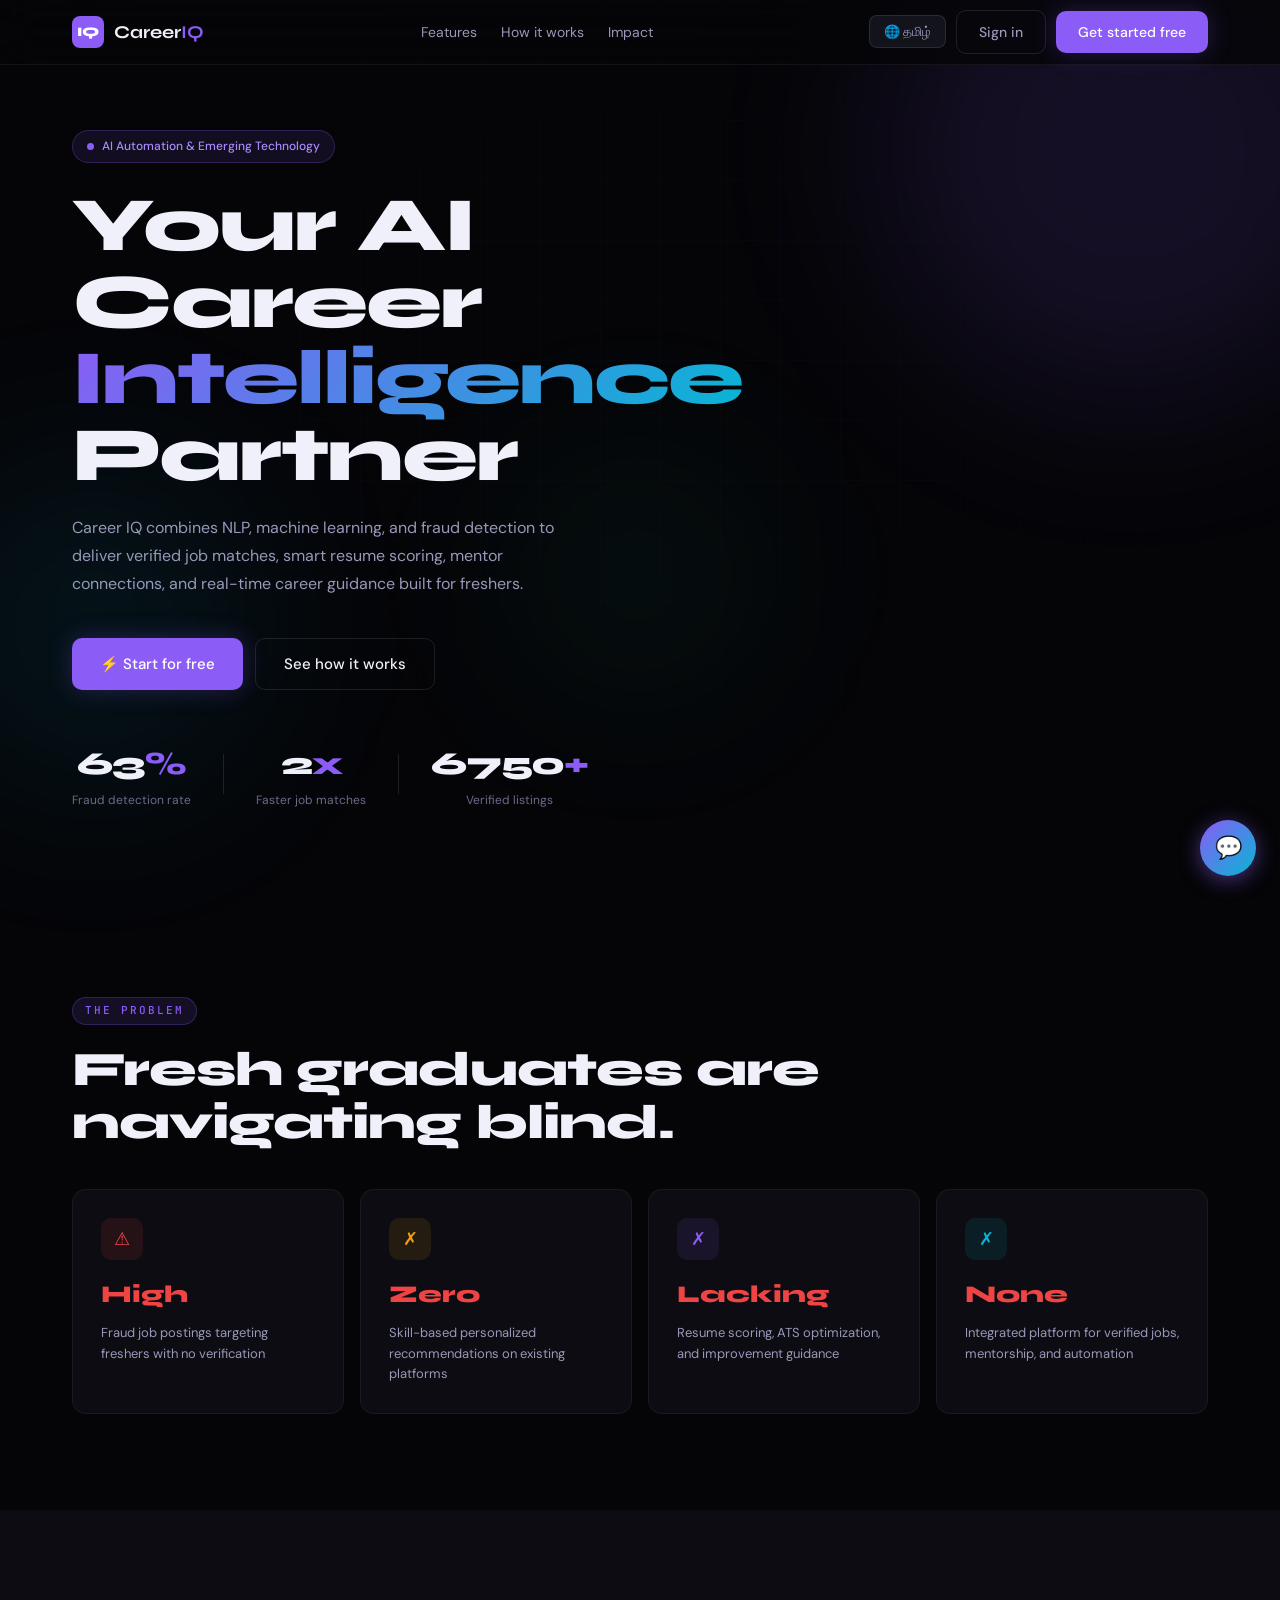
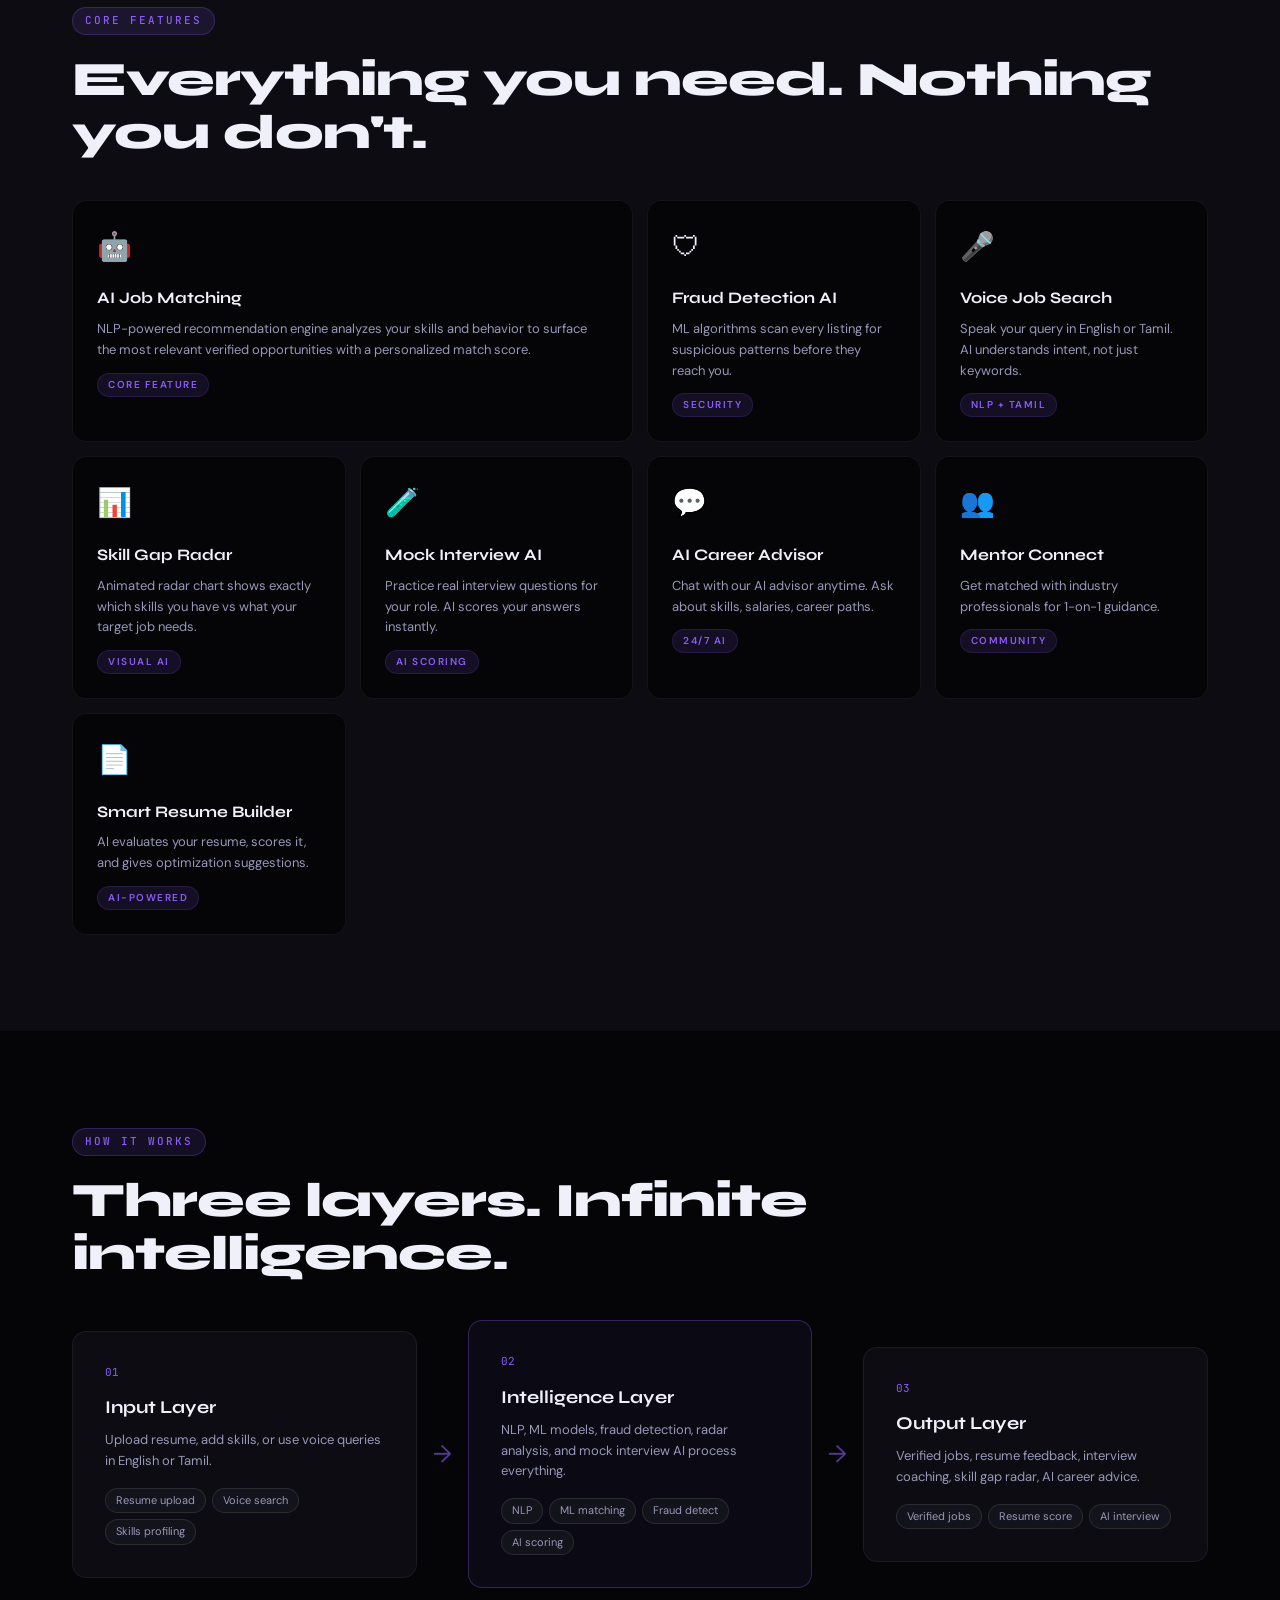
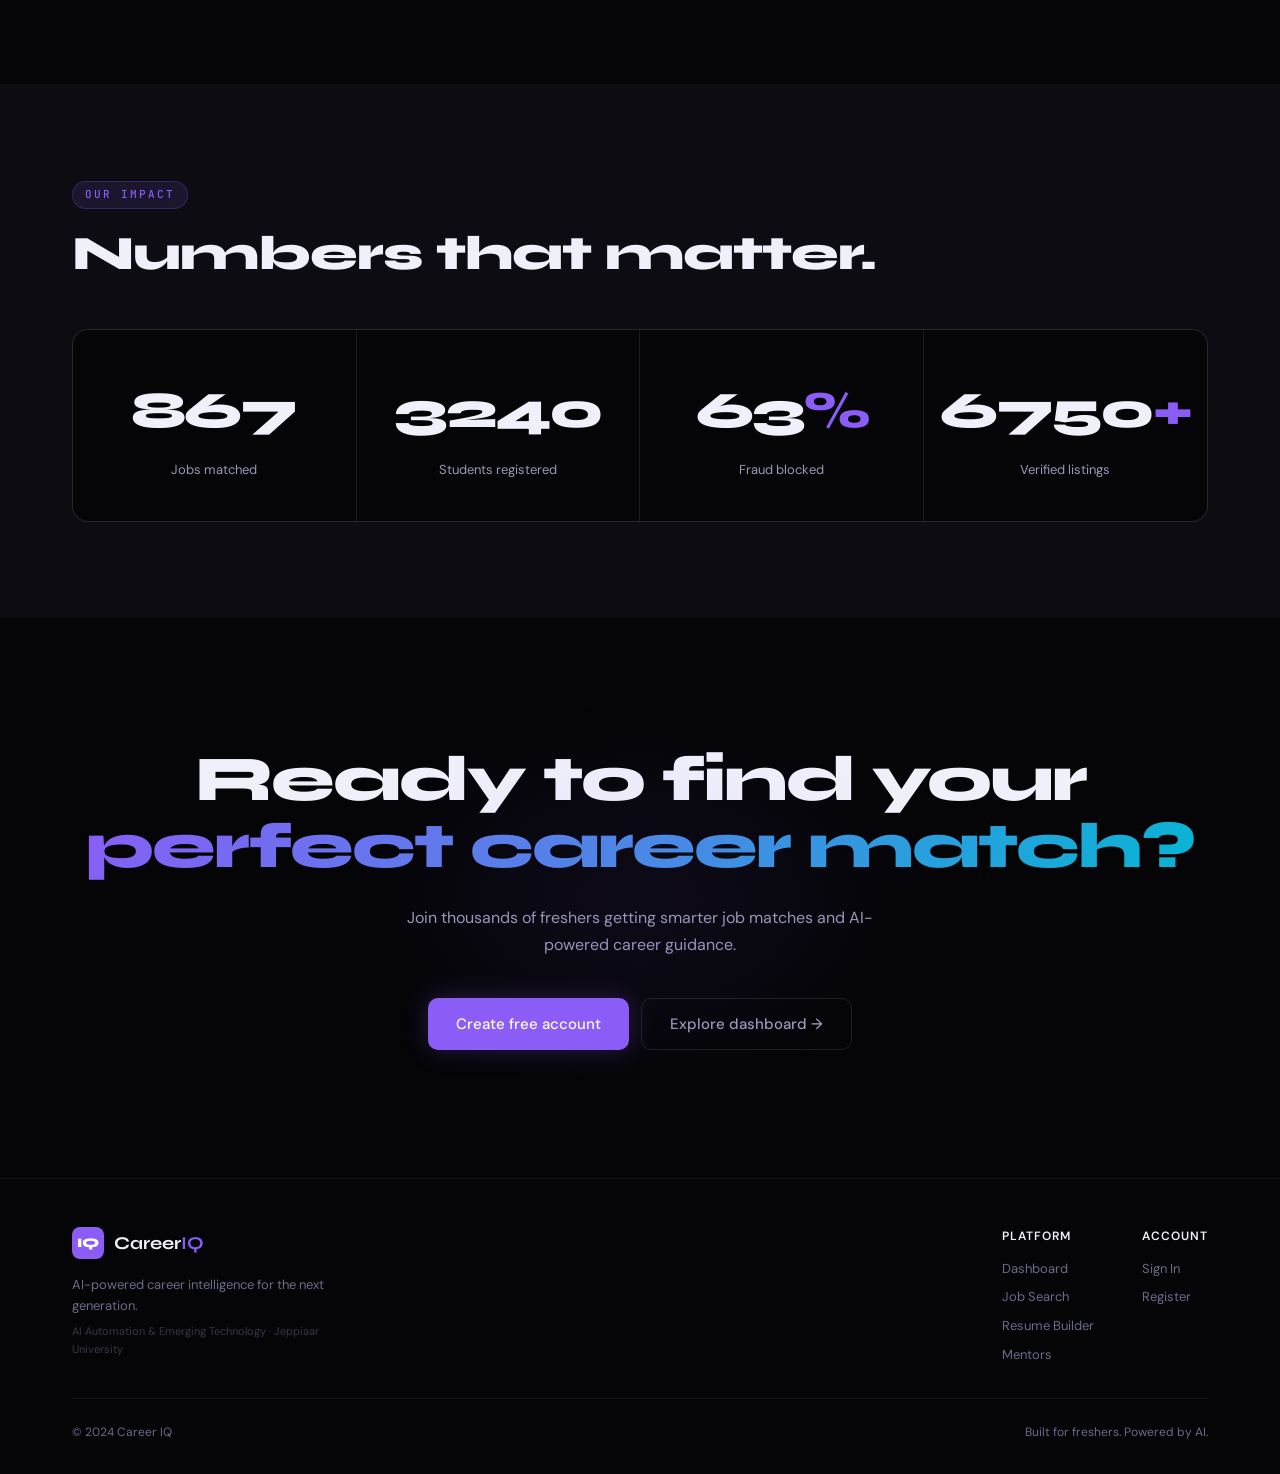
<file: index.html>
<!DOCTYPE html>
<html lang="en">
<head>
<meta charset="UTF-8"/>
<meta name="viewport" content="width=device-width, initial-scale=1.0"/>
<title>Career IQ — AI-Powered Career Platform</title>
<link href="https://fonts.googleapis.com/css2?family=Syne:wght@400;600;700;800&family=DM+Sans:wght@300;400;500&family=JetBrains+Mono:wght@400;500&display=swap" rel="stylesheet"/>
<link rel="stylesheet" href="css/global.css"/>
<link rel="stylesheet" href="css/landing.css"/>
</head>
<body>
<nav class="nav" id="mainNav">
  <div class="nav-inner">
    <a href="index.html" class="nav-logo"><div class="logo-mark">IQ</div><span>Career<strong>IQ</strong></span></a>
    <div class="nav-links">
      <a href="#features" class="nav-link" data-en="Features" data-ta="அம்சங்கள்">Features</a>
      <a href="#how" class="nav-link" data-en="How it works" data-ta="எப்படி வேலை செய்கிறது">How it works</a>
      <a href="#impact" class="nav-link" data-en="Impact" data-ta="தாக்கம்">Impact</a>
    </div>
    <div class="nav-actions">
      <button class="lang-btn" onclick="toggleLang()" id="langBtn" title="Switch Language">🌐 தமிழ்</button>
      <a href="pages/login.html" class="btn-ghost" data-en="Sign in" data-ta="உள்நுழை">Sign in</a>
      <a href="pages/register.html" class="btn-primary" data-en="Get started free" data-ta="இலவசமாக தொடங்கு">Get started free</a>
    </div>
  </div>
</nav>

<section class="hero">
  <div class="hero-bg"><div class="orb orb1"></div><div class="orb orb2"></div><div class="orb orb3"></div><div class="grid-overlay"></div></div>
  <div class="hero-content">
    <div class="hero-badge fade-up"><span class="badge-dot"></span><span data-en="AI Automation & Emerging Technology" data-ta="AI தன்னியக்கம் & வளர்ந்து வரும் தொழில்நுட்பம்">AI Automation & Emerging Technology</span></div>
    <h1 class="hero-title fade-up delay-1" data-en="Your AI Career<br/>Intelligence<br/>Partner" data-ta="உங்கள் AI தொழில்<br/>புத்திசாலி<br/>கூட்டாளி">Your AI Career<br/><span class="gradient-text">Intelligence</span><br/>Partner</h1>
    <p class="hero-sub fade-up delay-2" data-en="Career IQ combines NLP, machine learning, and fraud detection to deliver verified job matches, smart resume scoring, mentor connections, and real-time career guidance built for freshers." data-ta="Career IQ என்பது NLP, machine learning மற்றும் மோசடி கண்டறிதலை இணைத்து, சரிபார்க்கப்பட்ட வேலை பொருத்தங்கள், ஸ்மார்ட் ரெஸ்யூம் மதிப்பெண், வழிகாட்டி இணைப்புகள் மற்றும் நிகழ்நேர தொழில் வழிகாட்டுதலை வழங்குகிறது.">Career IQ combines NLP, machine learning, and fraud detection to deliver verified job matches, smart resume scoring, mentor connections, and real-time career guidance built for freshers.</p>
    <div class="hero-actions fade-up delay-3">
      <a href="pages/register.html" class="btn-primary btn-lg" data-en="⚡ Start for free" data-ta="⚡ இலவசமாக தொடங்கு">⚡ Start for free</a>
      <a href="#how" class="btn-outline btn-lg" data-en="See how it works" data-ta="எப்படி வேலை செய்கிறது">See how it works</a>
    </div>
    <div class="hero-stats fade-up delay-4">
      <div class="hs"><div class="hs-num" id="s1">0<span>%</span></div><div class="hs-lbl" data-en="Fraud detection rate" data-ta="மோசடி கண்டறிதல் விகிதம்">Fraud detection rate</div></div>
      <div style="width:1px;height:40px;background:rgba(255,255,255,0.1);"></div>
      <div class="hs"><div class="hs-num" id="s2">0<span>x</span></div><div class="hs-lbl" data-en="Faster job matches" data-ta="விரைவான வேலை பொருத்தங்கள்">Faster job matches</div></div>
      <div style="width:1px;height:40px;background:rgba(255,255,255,0.1);"></div>
      <div class="hs"><div class="hs-num" id="s3">0<span>+</span></div><div class="hs-lbl" data-en="Verified listings" data-ta="சரிபார்க்கப்பட்ட பட்டியல்கள்">Verified listings</div></div>
    </div>
  </div>
  <div class="hero-card fade-up delay-3">
    <div class="card-header"><div class="card-dots"><span style="background:#FF5F57"></span><span style="background:#FFBD2E"></span><span style="background:#28CA41"></span></div><div class="card-title-text" data-en="AI Match Score" data-ta="AI பொருத்தம் மதிப்பெண்">AI Match Score</div></div>
    <div class="match-visual">
      <svg class="ring-svg" viewBox="0 0 120 120"><circle cx="60" cy="60" r="50" fill="none" stroke="rgba(139,92,246,0.12)" stroke-width="8"/><circle cx="60" cy="60" r="50" fill="none" stroke="url(#rg)" stroke-width="8" stroke-linecap="round" stroke-dasharray="314" stroke-dashoffset="47" transform="rotate(-90 60 60)" class="ring-progress"/><defs><linearGradient id="rg" x1="0" y1="0" x2="1" y2="0"><stop offset="0%" stop-color="#8B5CF6"/><stop offset="100%" stop-color="#06B6D4"/></linearGradient></defs></svg>
      <div class="ring-label"><span class="ring-num">85</span><span>%</span></div>
    </div>
    <div class="match-info"><div class="match-role" data-en="Senior UI Developer" data-ta="மூத்த UI டெவலப்பர்">Senior UI Developer</div><div class="match-company">TechCorp India · <span style="color:#10B981;">✓ Verified</span></div></div>
    <div class="match-skills"><span class="skill-chip">React</span><span class="skill-chip">Figma</span><span class="skill-chip skill-gap" data-en="+2 skills needed" data-ta="+2 திறன்கள் தேவை">+2 skills needed</span></div>
    <div class="card-pulse"></div>
  </div>
</section>

<section class="problems" id="problems">
  <div class="container">
    <div class="section-tag reveal" data-en="The Problem" data-ta="பிரச்சனை">The Problem</div>
    <h2 class="section-title reveal" data-en="Fresh graduates are navigating blind." data-ta="புதிய பட்டதாரிகள் கண்மூடித்தனமாக வழிசெலுத்துகின்றனர்.">Fresh graduates are navigating blind.</h2>
    <div class="problems-grid reveal">
      <div class="prob-card"><div class="prob-icon red">⚠</div><div class="prob-stat">High</div><p data-en="Fraud job postings targeting freshers with no verification" data-ta="சரிபார்ப்பு இல்லாமல் புதியவர்களை இலக்காகக் கொண்ட மோசடி வேலை இடுகைகள்">Fraud job postings targeting freshers with no verification</p></div>
      <div class="prob-card"><div class="prob-icon amber">✗</div><div class="prob-stat">Zero</div><p data-en="Skill-based personalized recommendations on existing platforms" data-ta="தற்போதுள்ள தளங்களில் திறன் அடிப்படையிலான தனிப்பயனாக்கப்பட்ட பரிந்துரைகள்">Skill-based personalized recommendations on existing platforms</p></div>
      <div class="prob-card"><div class="prob-icon purple">✗</div><div class="prob-stat">Lacking</div><p data-en="Resume scoring, ATS optimization, and improvement guidance" data-ta="ரெஸ்யூம் மதிப்பீடு, ATS தேர்வு மற்றும் மேம்பாட்டு வழிகாட்டுதல்">Resume scoring, ATS optimization, and improvement guidance</p></div>
      <div class="prob-card"><div class="prob-icon cyan">✗</div><div class="prob-stat">None</div><p data-en="Integrated platform for verified jobs, mentorship, and automation" data-ta="சரிபார்க்கப்பட்ட வேலைகள், வழிகாட்டுதல் மற்றும் தன்னியக்கத்திற்கான ஒருங்கிணைந்த தளம்">Integrated platform for verified jobs, mentorship, and automation</p></div>
    </div>
  </div>
</section>

<section class="features sec-dark" id="features">
  <div class="container">
    <div class="section-tag reveal" data-en="Core Features" data-ta="முக்கிய அம்சங்கள்">Core Features</div>
    <h2 class="section-title reveal" data-en="Everything you need. Nothing you don't." data-ta="உங்களுக்கு தேவையான அனைத்தும். தேவையில்லாதது எதுவும் இல்லை.">Everything you need. Nothing you don't.</h2>
    <div class="features-grid">
      <div class="feat-card feat-large reveal"><div class="feat-icon-wrap">🤖</div><h3 data-en="AI Job Matching" data-ta="AI வேலை பொருத்தம்">AI Job Matching</h3><p data-en="NLP-powered recommendation engine analyzes your skills and behavior to surface the most relevant verified opportunities with a personalized match score." data-ta="NLP-இயங்கும் பரிந்துரை இயந்திரம் உங்கள் திறன்கள் மற்றும் நடத்தையை பகுப்பாய்வு செய்கிறது.">NLP-powered recommendation engine analyzes your skills and behavior to surface the most relevant verified opportunities with a personalized match score.</p><div class="feat-tag" data-en="Core feature" data-ta="முக்கிய அம்சம்">Core feature</div></div>
      <div class="feat-card reveal"><div class="feat-icon-wrap">🛡</div><h3 data-en="Fraud Detection AI" data-ta="மோசடி கண்டறிதல் AI">Fraud Detection AI</h3><p data-en="ML algorithms scan every listing for suspicious patterns and fake companies before they reach you." data-ta="ML வழிமுறைகள் ஒவ்வொரு பட்டியலையும் சந்தேகத்திற்கிடமான வடிவங்களுக்காக ஸ்கேன் செய்கின்றன.">ML algorithms scan every listing for suspicious patterns before they reach you.</p><div class="feat-tag">Security</div></div>
      <div class="feat-card reveal"><div class="feat-icon-wrap">🎤</div><h3 data-en="Voice Job Search" data-ta="குரல் வேலை தேடல்">Voice Job Search</h3><p data-en="Speak your search query naturally in English or Tamil. Our voice AI understands intent, not just keywords." data-ta="ஆங்கிலம் அல்லது தமிழில் இயல்பாக பேசுங்கள். எங்கள் குரல் AI உங்கள் நோக்கத்தை புரிந்துகொள்கிறது.">Speak your query in English or Tamil. AI understands intent, not just keywords.</p><div class="feat-tag" data-en="NLP + Tamil" data-ta="NLP + தமிழ்">NLP + Tamil</div></div>
      <div class="feat-card reveal"><div class="feat-icon-wrap">📊</div><h3 data-en="Skill Gap Radar" data-ta="திறன் இடைவெளி ரேடார்">Skill Gap Radar</h3><p data-en="Animated radar chart shows exactly which skills you have vs what your target job needs." data-ta="அனிமேட்டட் ரேடார் விளக்கப்படம் உங்களுக்கு உள்ள திறன்களை காட்டுகிறது.">Animated radar chart shows exactly which skills you have vs what your target job needs.</p><div class="feat-tag" data-en="Visual AI" data-ta="காட்சி AI">Visual AI</div></div>
      <div class="feat-card reveal"><div class="feat-icon-wrap">🧪</div><h3 data-en="Mock Interview AI" data-ta="போலி நேர்காணல் AI">Mock Interview AI</h3><p data-en="Practice real interview questions for your target role. AI scores your answers and gives instant feedback." data-ta="உங்கள் இலக்கு பங்கிற்கான நிஜமான நேர்காணல் கேள்விகளை பயிற்சி செய்யுங்கள்.">Practice real interview questions for your role. AI scores your answers instantly.</p><div class="feat-tag" data-en="AI scoring" data-ta="AI மதிப்பீடு">AI scoring</div></div>
      <div class="feat-card reveal"><div class="feat-icon-wrap">💬</div><h3 data-en="AI Career Advisor" data-ta="AI தொழில் ஆலோசகர்">AI Career Advisor</h3><p data-en="Chat with our AI career advisor anytime. Ask about skills, salaries, career paths — get instant personalized answers." data-ta="எங்கள் AI தொழில் ஆலோசகருடன் எப்போது வேண்டுமானாலும் அரட்டையடிக்கவும்.">Chat with our AI advisor anytime. Ask about skills, salaries, career paths.</p><div class="feat-tag" data-en="24/7 AI" data-ta="24/7 AI">24/7 AI</div></div>
      <div class="feat-card reveal"><div class="feat-icon-wrap">👥</div><h3 data-en="Mentor Connect" data-ta="வழிகாட்டி இணைப்பு">Mentor Connect</h3><p data-en="Get matched with industry professionals for 1-on-1 guidance and career roadmap reviews." data-ta="1-on-1 வழிகாட்டுதலுக்காக தொழில் வல்லுநர்களுடன் இணைக்கப்படுங்கள்.">Get matched with industry professionals for 1-on-1 guidance.</p><div class="feat-tag">Community</div></div>
      <div class="feat-card reveal"><div class="feat-icon-wrap">📄</div><h3 data-en="Smart Resume Builder" data-ta="ஸ்மார்ட் ரெஸ்யூம் தயாரிப்பு">Smart Resume Builder</h3><p data-en="AI evaluates your resume against real ATS systems, scores it, and gives actionable optimization suggestions." data-ta="AI உங்கள் ரெஸ்யூமை மதிப்பிட்டு மேம்பாட்டு பரிந்துரைகளை வழங்குகிறது.">AI evaluates your resume, scores it, and gives optimization suggestions.</p><div class="feat-tag">AI-powered</div></div>
    </div>
  </div>
</section>

<section class="how-sec" id="how">
  <div class="container">
    <div class="section-tag reveal" data-en="How it works" data-ta="எப்படி வேலை செய்கிறது">How it works</div>
    <h2 class="section-title reveal" data-en="Three layers. Infinite intelligence." data-ta="மூன்று அடுக்குகள். முடிவற்ற நுண்ணறிவு.">Three layers. Infinite intelligence.</h2>
    <div class="layers reveal">
      <div class="layer-card"><div class="layer-num">01</div><h3 data-en="Input Layer" data-ta="உள்ளீட்டு அடுக்கு">Input Layer</h3><p data-en="Upload resume, add skills, set career interests, or use voice queries in English or Tamil." data-ta="ரெஸ்யூம் பதிவேற்றம், திறன்கள் சேர்க்கை, அல்லது ஆங்கிலம்/தமிழில் குரல் வினவல்கள் பயன்படுத்தவும்.">Upload resume, add skills, or use voice queries in English or Tamil.</p><div class="layer-pills"><span data-en="Resume upload" data-ta="ரெஸ்யூம் பதிவேற்றம்">Resume upload</span><span data-en="Voice search" data-ta="குரல் தேடல்">Voice search</span><span data-en="Skills profiling" data-ta="திறன் சுயவிவரம்">Skills profiling</span></div></div>
      <div class="layer-arrow">→</div>
      <div class="layer-card layer-mid"><div class="layer-num">02</div><h3 data-en="Intelligence Layer" data-ta="நுண்ணறிவு அடுக்கு">Intelligence Layer</h3><p data-en="NLP, ML models, fraud detection, radar analysis, and mock interview AI process everything." data-ta="NLP, ML மாதிரிகள், மோசடி கண்டறிதல், ரேடார் பகுப்பாய்வு மற்றும் போலி நேர்காணல் AI.">NLP, ML models, fraud detection, radar analysis, and mock interview AI process everything.</p><div class="layer-pills"><span>NLP</span><span data-en="ML matching" data-ta="ML பொருத்தம்">ML matching</span><span data-en="Fraud detect" data-ta="மோசடி கண்டறிதல்">Fraud detect</span><span data-en="AI scoring" data-ta="AI மதிப்பீடு">AI scoring</span></div></div>
      <div class="layer-arrow">→</div>
      <div class="layer-card"><div class="layer-num">03</div><h3 data-en="Output Layer" data-ta="வெளியீட்டு அடுக்கு">Output Layer</h3><p data-en="Receive verified job matches, resume feedback, interview coaching, skill gap radar, and AI career advice." data-ta="சரிபார்க்கப்பட்ட வேலை பொருத்தங்கள், ரெஸ்யூம் கருத்து, நேர்காணல் பயிற்சி மற்றும் AI தொழில் ஆலோசனை பெறுங்கள்.">Verified jobs, resume feedback, interview coaching, skill gap radar, AI career advice.</p><div class="layer-pills"><span data-en="Verified jobs" data-ta="சரிபார்க்கப்பட்ட வேலைகள்">Verified jobs</span><span data-en="Resume score" data-ta="ரெஸ்யூம் மதிப்பெண்">Resume score</span><span data-en="AI interview" data-ta="AI நேர்காணல்">AI interview</span></div></div>
    </div>
  </div>
</section>

<section style="padding:6rem 2rem;background:var(--surface);" id="impact">
  <div class="container">
    <div class="section-tag reveal" data-en="Our Impact" data-ta="எங்கள் தாக்கம்">Our Impact</div>
    <h2 class="section-title reveal" data-en="Numbers that matter." data-ta="முக்கியமான எண்கள்.">Numbers that matter.</h2>
    <div class="impact-grid reveal">
      <div class="imp-cell"><div class="imp-num" id="cnt1">0</div><div class="imp-lbl" data-en="Incidents resolved" data-ta="தீர்க்கப்பட்ட சம்பவங்கள்">Jobs matched</div></div>
      <div class="imp-cell"><div class="imp-num" id="cnt2">0</div><div class="imp-lbl" data-en="Volunteers registered" data-ta="பதிவு செய்யப்பட்ட தன்னார்வலர்கள்">Students registered</div></div>
      <div class="imp-cell"><div class="imp-num" id="cnt3">0<span>%</span></div><div class="imp-lbl" data-en="Resolution rate" data-ta="தீர்வு விகிதம்">Fraud blocked</div></div>
      <div class="imp-cell"><div class="imp-num" id="cnt4">0<span>+</span></div><div class="imp-lbl" data-en="Avg response time" data-ta="சராசரி பதில் நேரம்">Verified listings</div></div>
    </div>
  </div>
</section>

<section class="cta-sec">
  <div class="container">
    <h2 class="cta-title reveal" data-en="Ready to find your perfect career match?" data-ta="உங்கள் சரியான தொழில் பொருத்தத்தைக் கண்டுபிடிக்க தயாரா?">Ready to find your<br/><span class="gradient-text">perfect career match?</span></h2>
    <p class="cta-sub reveal" data-en="Join thousands of freshers getting smarter job matches and AI-powered career guidance." data-ta="ஆயிரக்கணக்கான புதியவர்களுடன் சேருங்கள்.">Join thousands of freshers getting smarter job matches and AI-powered career guidance.</p>
    <div class="cta-btns reveal">
      <a href="pages/register.html" class="btn-primary btn-lg" data-en="Create free account" data-ta="இலவச கணக்கு உருவாக்கு">Create free account</a>
      <a href="pages/dashboard.html" class="btn-ghost btn-lg" data-en="Explore dashboard →" data-ta="டாஷ்போர்டை ஆராய →">Explore dashboard →</a>
    </div>
  </div>
</section>

<footer class="footer">
  <div class="container">
    <div class="footer-top">
      <div class="footer-brand"><a href="index.html" class="nav-logo"><div class="logo-mark">IQ</div><span>Career<strong>IQ</strong></span></a><p data-en="AI-powered career intelligence for the next generation." data-ta="அடுத்த தலைமுறைக்கான AI-இயங்கும் தொழில் நுண்ணறிவு.">AI-powered career intelligence for the next generation.</p><p class="footer-credit">AI Automation & Emerging Technology · Jeppiaar University</p></div>
      <div class="footer-links-group">
        <div class="footer-col"><div class="footer-col-title" data-en="Platform" data-ta="தளம்">Platform</div><a href="pages/dashboard.html" data-en="Dashboard" data-ta="டாஷ்போர்டு">Dashboard</a><a href="pages/jobs.html" data-en="Job Search" data-ta="வேலை தேடல்">Job Search</a><a href="pages/resume.html" data-en="Resume Builder" data-ta="ரெஸ்யூம் தயாரிப்பு">Resume Builder</a><a href="pages/mentor.html" data-en="Mentors" data-ta="வழிகாட்டிகள்">Mentors</a></div>
        <div class="footer-col"><div class="footer-col-title" data-en="Account" data-ta="கணக்கு">Account</div><a href="pages/login.html" data-en="Sign In" data-ta="உள்நுழை">Sign In</a><a href="pages/register.html" data-en="Register" data-ta="பதிவு செய்">Register</a></div>
      </div>
    </div>
    <div class="footer-bottom"><div>© 2024 Career IQ</div><div data-en="Built for freshers. Powered by AI." data-ta="புதியவர்களுக்காக கட்டப்பட்டது. AI ஆல் இயக்கப்படுகிறது.">Built for freshers. Powered by AI.</div></div>
  </div>
</footer>

<!-- AI CHATBOT -->
<div id="chatBot" style="position:fixed;bottom:24px;right:24px;z-index:9999;">
  <div id="chatWindow" style="display:none;width:320px;background:#0E0F14;border:1px solid rgba(139,92,246,0.3);border-radius:16px;overflow:hidden;box-shadow:0 16px 48px rgba(0,0,0,0.4);margin-bottom:12px;">
    <div style="background:linear-gradient(135deg,#8B5CF6,#06B6D4);padding:14px 16px;display:flex;align-items:center;justify-content:space-between;">
      <div><div style="font-family:'Syne',sans-serif;font-size:14px;font-weight:800;color:#fff;" data-en="AI Career Advisor" data-ta="AI தொழில் ஆலோசகர்">AI Career Advisor</div><div style="font-size:11px;color:rgba(255,255,255,0.8);" data-en="Ask me anything about your career" data-ta="உங்கள் தொழில் பற்றி என்னிடம் கேளுங்கள்">Ask me anything about your career</div></div>
      <button onclick="toggleChat()" style="background:none;border:none;color:#fff;font-size:18px;cursor:pointer;">✕</button>
    </div>
    <div id="chatMessages" style="height:260px;overflow-y:auto;padding:12px;display:flex;flex-direction:column;gap:10px;"></div>
    <div style="padding:10px 12px;border-top:1px solid rgba(255,255,255,0.08);display:flex;gap:8px;">
      <input id="chatInput" type="text" placeholder="Ask about careers..." style="flex:1;background:#141720;border:1px solid rgba(255,255,255,0.1);border-radius:8px;padding:8px 12px;color:#EEF0F5;font-size:13px;outline:none;font-family:'DM Sans',sans-serif;" onkeypress="if(event.key==='Enter')sendChat()"/>
      <button onclick="sendChat()" style="background:#8B5CF6;color:#fff;border:none;border-radius:8px;padding:8px 14px;font-size:13px;cursor:pointer;font-weight:600;">→</button>
    </div>
  </div>
  <button onclick="toggleChat()" style="width:56px;height:56px;background:linear-gradient(135deg,#8B5CF6,#06B6D4);border:none;border-radius:50%;font-size:22px;cursor:pointer;box-shadow:0 4px 20px rgba(139,92,246,0.5);display:flex;align-items:center;justify-content:center;margin-left:auto;" title="AI Career Advisor">💬</button>
</div>

<script src="js/global.js"></script>
<script src="js/landing.js"></script>
<script src="js/chatbot.js"></script>
<script src="js/lang.js"></script>
</body>
</html>
</file>
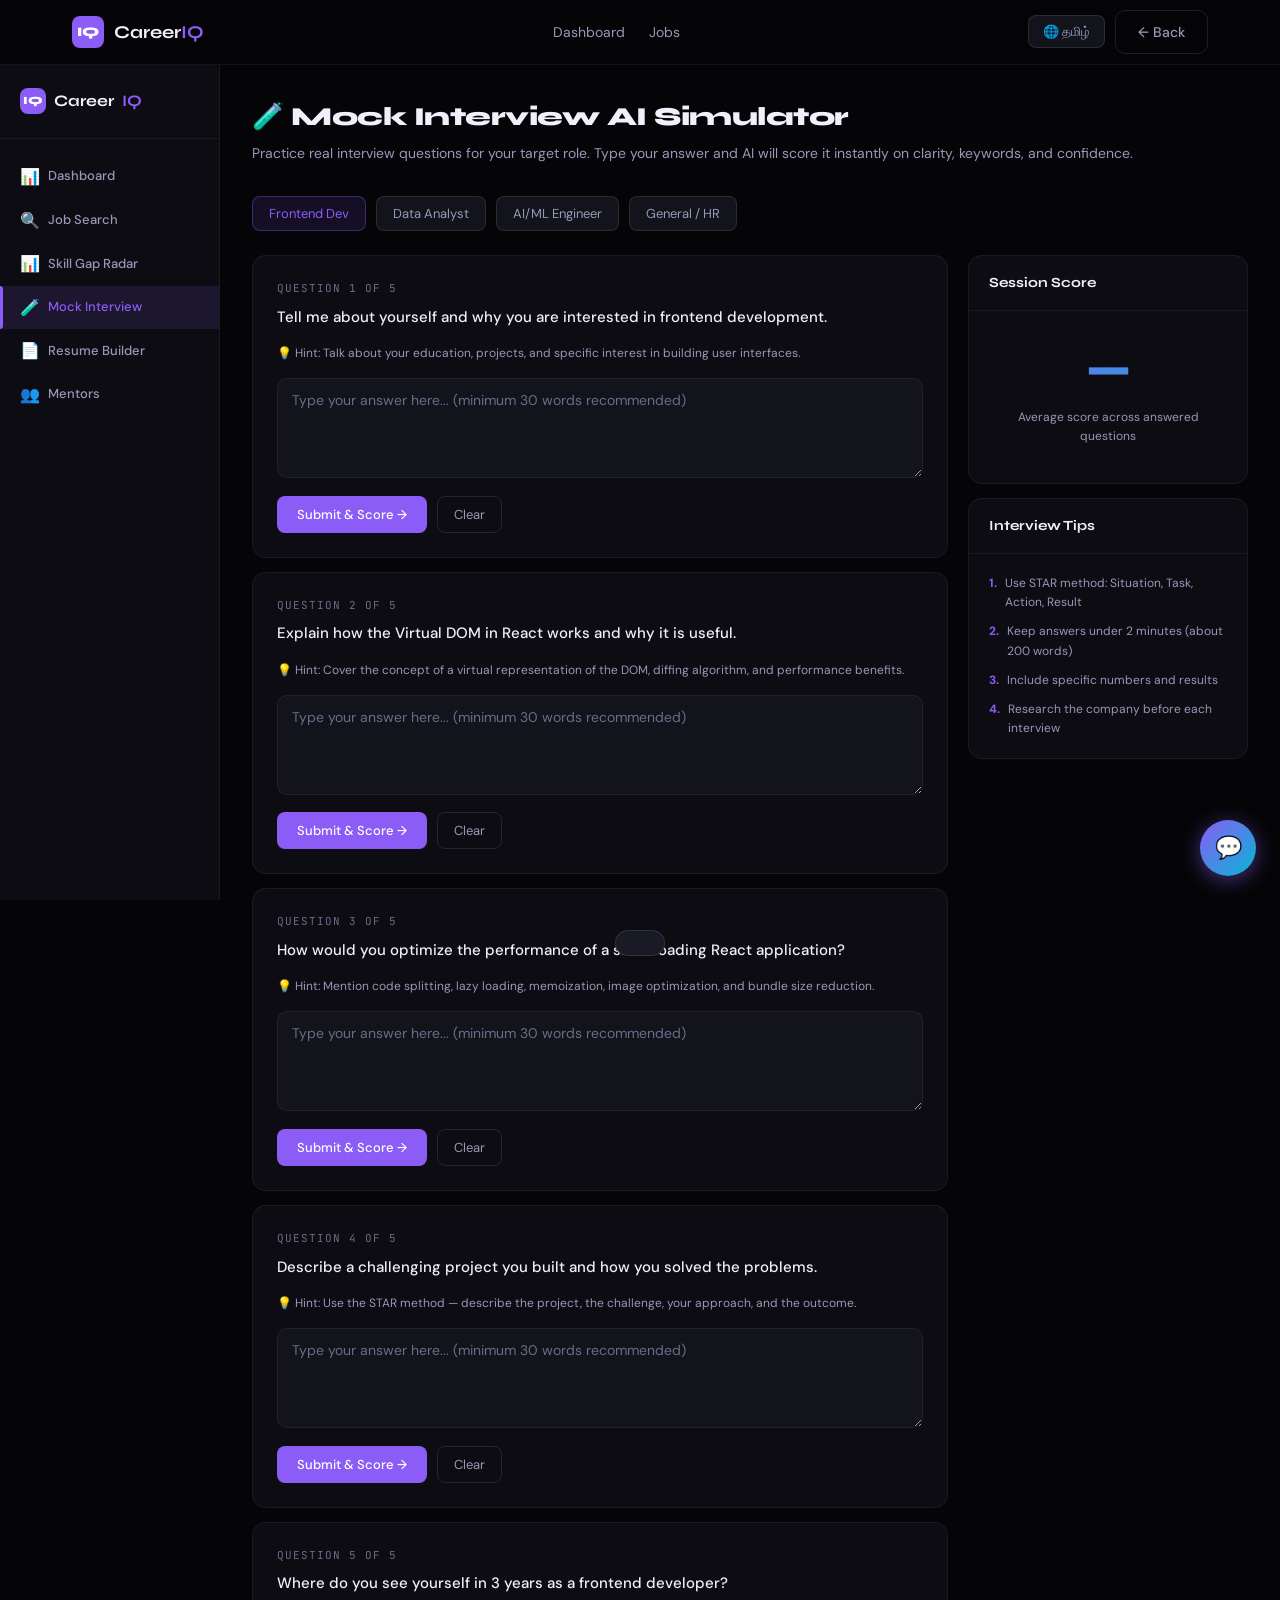
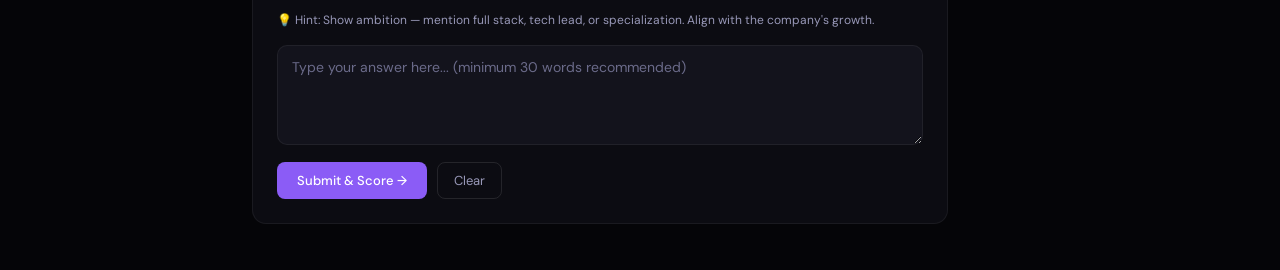
<file: pages/interview.html>
<!DOCTYPE html>
<html lang="en">
<head>
<meta charset="UTF-8"/><meta name="viewport" content="width=device-width, initial-scale=1.0"/>
<title>Career IQ — Mock Interview AI</title>
<link href="https://fonts.googleapis.com/css2?family=Syne:wght@400;600;700;800&family=DM+Sans:wght@300;400;500&display=swap" rel="stylesheet"/>
<link rel="stylesheet" href="../css/global.css"/>
<style>
.q-card{background:var(--surface);border:1px solid var(--border);border-radius:14px;padding:1.5rem;margin-bottom:14px;transition:all .2s;}
.q-card.active{border-color:rgba(139,92,246,.4);background:rgba(139,92,246,.04);}
.q-card.done{border-color:rgba(16,185,129,.3);opacity:.8;}
.q-num{font-family:var(--font-mono);font-size:11px;color:var(--muted);margin-bottom:8px;letter-spacing:1px;}
.q-text{font-size:15px;font-weight:500;line-height:1.5;margin-bottom:1rem;}
.q-hint{font-size:12px;color:var(--muted2);margin-bottom:1rem;line-height:1.5;}
.answer-area{width:100%;background:var(--surface2);border:1px solid var(--border);border-radius:10px;padding:12px 14px;color:var(--text);font-family:var(--font-body);font-size:14px;resize:vertical;outline:none;transition:border-color .2s;min-height:100px;}
.answer-area:focus{border-color:var(--purple);}
.answer-area::placeholder{color:var(--muted);}
.score-circle{width:60px;height:60px;border-radius:50%;display:flex;align-items:center;justify-content:center;font-family:var(--font-head);font-size:18px;font-weight:800;flex-shrink:0;}
.feedback-card{background:var(--surface2);border-radius:10px;padding:1rem;margin-top:1rem;display:none;}
.feedback-card.show{display:block;}
.fb-row{display:flex;align-items:flex-start;gap:8px;margin-bottom:6px;font-size:13px;color:var(--muted2);line-height:1.5;}
.fb-row:last-child{margin-bottom:0;}
.role-select-btn{background:var(--surface2);border:1px solid var(--border2);color:var(--muted2);font-size:13px;padding:8px 16px;border-radius:8px;cursor:pointer;transition:all .2s;font-family:var(--font-body);}
.role-select-btn.active{background:var(--purple-dim);color:var(--purple);border-color:rgba(139,92,246,.35);}
.overall-score{background:linear-gradient(135deg,rgba(139,92,246,.15),rgba(6,182,212,.1));border:1px solid rgba(139,92,246,.25);border-radius:14px;padding:1.5rem;text-align:center;display:none;}
.overall-score.show{display:block;}
</style>
</head>
<body>
<nav class="nav scrolled"><div class="nav-inner">
  <a href="../index.html" class="nav-logo"><div class="logo-mark">IQ</div><span>Career<strong>IQ</strong></span></a>
  <div class="nav-links"><a href="dashboard.html" class="nav-link">Dashboard</a><a href="jobs.html" class="nav-link">Jobs</a></div>
  <div style="display:flex;align-items:center;gap:10px;">
    <button class="lang-btn" onclick="toggleLang()" id="langBtn">🌐 தமிழ்</button>
    <a href="dashboard.html" class="btn-ghost" data-en="← Back" data-ta="← திரும்பு">← Back</a>
  </div>
</div></nav>

<div class="page-wrapper">
<div class="dash-layout">
  <aside class="sidebar">
    <div class="sidebar-logo"><div class="logo-mark" style="width:26px;height:26px;font-size:11px;">IQ</div>Career<strong>IQ</strong></div>
    <nav class="sidebar-nav">
      <a href="dashboard.html" class="sidebar-link"><span class="sidebar-link-icon">📊</span><span data-en="Dashboard" data-ta="டாஷ்போர்டு">Dashboard</span></a>
      <a href="jobs.html" class="sidebar-link"><span class="sidebar-link-icon">🔍</span>Job Search</a>
      <a href="skillgap.html" class="sidebar-link"><span class="sidebar-link-icon">📊</span>Skill Gap Radar</a>
      <a href="interview.html" class="sidebar-link active"><span class="sidebar-link-icon">🧪</span><span data-en="Mock Interview" data-ta="போலி நேர்காணல்">Mock Interview</span></a>
      <a href="resume.html" class="sidebar-link"><span class="sidebar-link-icon">📄</span>Resume Builder</a>
      <a href="mentor.html" class="sidebar-link"><span class="sidebar-link-icon">👥</span>Mentors</a>
    </nav>
  </aside>

  <main class="dash-content">
    <div class="dash-header">
      <h1 data-en="Mock Interview AI Simulator" data-ta="போலி நேர்காணல் AI சிமுலேட்டர்">🧪 Mock Interview AI Simulator</h1>
      <p data-en="Practice real interview questions for your target role. Type your answer and AI will score it instantly on clarity, keywords, and confidence." data-ta="உங்கள் இலக்கு பங்கிற்கான நிஜமான நேர்காணல் கேள்விகளை பயிற்சி செய்யுங்கள். AI உங்கள் பதிலை உடனடியாக மதிப்பிடும்.">Practice real interview questions for your target role. Type your answer and AI will score it instantly on clarity, keywords, and confidence.</p>
    </div>

    <!-- Role selector -->
    <div style="display:flex;gap:10px;flex-wrap:wrap;margin-bottom:1.5rem;">
      <button class="role-select-btn active" onclick="loadRole('frontend',this)" data-en="Frontend Dev" data-ta="ஃப்ரண்டெண்ட்">Frontend Dev</button>
      <button class="role-select-btn" onclick="loadRole('data',this)" data-en="Data Analyst" data-ta="தரவு ஆய்வாளர்">Data Analyst</button>
      <button class="role-select-btn" onclick="loadRole('ai',this)" data-en="AI/ML Engineer" data-ta="AI/ML பொறியாளர்">AI/ML Engineer</button>
      <button class="role-select-btn" onclick="loadRole('general',this)" data-en="General / HR" data-ta="பொது / HR">General / HR</button>
    </div>

    <div style="display:grid;grid-template-columns:1fr 280px;gap:20px;align-items:start;">
      <div id="questionsList"></div>

      <div>
        <!-- Score Summary -->
        <div class="card" style="margin-bottom:14px;">
          <div class="card-head"><div class="card-head-title" data-en="Session Score" data-ta="அமர்வு மதிப்பெண்">Session Score</div></div>
          <div class="card-body" style="text-align:center;">
            <div style="font-family:var(--font-head);font-size:48px;font-weight:800;background:linear-gradient(135deg,#8B5CF6,#06B6D4);-webkit-background-clip:text;-webkit-text-fill-color:transparent;background-clip:text;" id="totalScore">—</div>
            <div style="font-size:12px;color:var(--muted2);margin-bottom:1rem;" data-en="Average score across answered questions" data-ta="பதில் அளித்த கேள்விகளின் சராசரி மதிப்பெண்">Average score across answered questions</div>
            <div style="display:flex;flex-direction:column;gap:6px;" id="scoreBreakdown"></div>
          </div>
        </div>

        <!-- Tips -->
        <div class="card">
          <div class="card-head"><div class="card-head-title" data-en="Interview Tips" data-ta="நேர்காணல் குறிப்புகள்">Interview Tips</div></div>
          <div class="card-body">
            <div style="display:flex;flex-direction:column;gap:10px;">
              <div style="font-size:12px;color:var(--muted2);line-height:1.6;display:flex;gap:8px;"><span style="color:var(--purple);font-weight:700;">1.</span><span data-en="Use STAR method: Situation, Task, Action, Result" data-ta="STAR முறை பயன்படுத்தவும்: நிலைமை, பணி, செயல், முடிவு">Use STAR method: Situation, Task, Action, Result</span></div>
              <div style="font-size:12px;color:var(--muted2);line-height:1.6;display:flex;gap:8px;"><span style="color:var(--purple);font-weight:700;">2.</span><span data-en="Keep answers under 2 minutes (about 200 words)" data-ta="பதில்களை 2 நிமிடங்களுக்கு கீழ் வைக்கவும்">Keep answers under 2 minutes (about 200 words)</span></div>
              <div style="font-size:12px;color:var(--muted2);line-height:1.6;display:flex;gap:8px;"><span style="color:var(--purple);font-weight:700;">3.</span><span data-en="Include specific numbers and results" data-ta="குறிப்பிட்ட எண்கள் மற்றும் முடிவுகளை சேர்க்கவும்">Include specific numbers and results</span></div>
              <div style="font-size:12px;color:var(--muted2);line-height:1.6;display:flex;gap:8px;"><span style="color:var(--purple);font-weight:700;">4.</span><span data-en="Research the company before each interview" data-ta="ஒவ்வொரு நேர்காணலுக்கு முன் நிறுவனத்தை ஆராயுங்கள்">Research the company before each interview</span></div>
            </div>
          </div>
        </div>
      </div>
    </div>
  </main>
</div>
</div>

<!-- CHATBOT -->
<div id="chatBot" style="position:fixed;bottom:24px;right:24px;z-index:9999;">
  <div id="chatWindow" style="display:none;width:320px;background:#0E0F14;border:1px solid rgba(139,92,246,.3);border-radius:16px;overflow:hidden;box-shadow:0 16px 48px rgba(0,0,0,.4);margin-bottom:12px;"><div style="background:linear-gradient(135deg,#8B5CF6,#06B6D4);padding:14px 16px;display:flex;align-items:center;justify-content:space-between;"><div><div style="font-family:'Syne',sans-serif;font-size:14px;font-weight:800;color:#fff;">AI Career Advisor</div><div style="font-size:11px;color:rgba(255,255,255,.8);">Ask interview tips</div></div><button onclick="toggleChat()" style="background:none;border:none;color:#fff;font-size:18px;cursor:pointer;">✕</button></div><div id="chatMessages" style="height:260px;overflow-y:auto;padding:12px;display:flex;flex-direction:column;gap:10px;"></div><div style="padding:10px 12px;border-top:1px solid rgba(255,255,255,.08);display:flex;gap:8px;"><input id="chatInput" type="text" placeholder="Ask interview tips..." style="flex:1;background:#141720;border:1px solid rgba(255,255,255,.1);border-radius:8px;padding:8px 12px;color:#EEF0F5;font-size:13px;outline:none;font-family:'DM Sans',sans-serif;" onkeypress="if(event.key==='Enter')sendChat()"/><button onclick="sendChat()" style="background:#8B5CF6;color:#fff;border:none;border-radius:8px;padding:8px 14px;font-size:13px;cursor:pointer;font-weight:600;">→</button></div></div>
  <button onclick="toggleChat()" style="width:56px;height:56px;background:linear-gradient(135deg,#8B5CF6,#06B6D4);border:none;border-radius:50%;font-size:22px;cursor:pointer;box-shadow:0 4px 20px rgba(139,92,246,.5);display:flex;align-items:center;justify-content:center;margin-left:auto;">💬</button>
</div>

<div class="toast" id="toast"></div>
<script src="../js/global.js"></script>
<script src="../js/chatbot.js"></script>
<script src="../js/lang.js"></script>
<script>
const allQuestions={
  frontend:[
    {q:'Tell me about yourself and why you are interested in frontend development.',hint:'Talk about your education, projects, and specific interest in building user interfaces.',keywords:['React','CSS','JavaScript','projects','UI','experience']},
    {q:'Explain how the Virtual DOM in React works and why it is useful.',hint:'Cover the concept of a virtual representation of the DOM, diffing algorithm, and performance benefits.',keywords:['Virtual DOM','React','diffing','performance','reconciliation','update']},
    {q:'How would you optimize the performance of a slow-loading React application?',hint:'Mention code splitting, lazy loading, memoization, image optimization, and bundle size reduction.',keywords:['lazy loading','memoization','code splitting','bundle','optimize','performance']},
    {q:'Describe a challenging project you built and how you solved the problems.',hint:'Use the STAR method — describe the project, the challenge, your approach, and the outcome.',keywords:['project','challenge','solved','built','result','learned']},
    {q:'Where do you see yourself in 3 years as a frontend developer?',hint:'Show ambition — mention full stack, tech lead, or specialization. Align with the company\'s growth.',keywords:['growth','learn','full stack','senior','team','contribute']},
  ],
  data:[
    {q:'Walk me through how you would analyze a dataset to find business insights.',hint:'Mention data cleaning, exploratory analysis, visualization, and communicating findings.',keywords:['clean','explore','visualize','SQL','Python','insights','business']},
    {q:'What is the difference between INNER JOIN and LEFT JOIN in SQL?',hint:'INNER JOIN returns only matching rows. LEFT JOIN returns all rows from the left table.',keywords:['INNER JOIN','LEFT JOIN','SQL','rows','matching','null','table']},
    {q:'How would you explain a complex data finding to a non-technical manager?',hint:'Use simple language, avoid jargon, use visuals, and focus on business impact not technical details.',keywords:['simple','visual','business impact','non-technical','explain','dashboard']},
    {q:'Tell me about a time you found an interesting pattern in data.',hint:'Describe the dataset, your analysis method, what you found, and what action it led to.',keywords:['pattern','analysis','found','action','dataset','insight','result']},
    {q:'What tools do you use for data visualization and why?',hint:'Mention Power BI, Tableau, matplotlib, or seaborn. Explain why you chose each tool.',keywords:['Power BI','Tableau','matplotlib','visualization','tool','chart','dashboard']},
  ],
  ai:[
    {q:'Explain the difference between supervised and unsupervised learning with examples.',hint:'Supervised uses labeled data (spam detection). Unsupervised finds patterns in unlabeled data (clustering).',keywords:['supervised','unsupervised','labeled','clustering','classification','patterns']},
    {q:'How do you handle overfitting in a machine learning model?',hint:'Mention regularization, dropout, cross-validation, early stopping, and more training data.',keywords:['regularization','dropout','overfitting','cross-validation','training data','generalize']},
    {q:'What is the difference between precision and recall? When is each important?',hint:'Precision: correct positive predictions. Recall: catching all actual positives. Medical vs spam use cases.',keywords:['precision','recall','F1','medical','spam','false positive','false negative']},
    {q:'Describe a machine learning project you have worked on.',hint:'Explain the problem, dataset, model chosen, evaluation metrics, and results achieved.',keywords:['dataset','model','accuracy','results','problem','trained','evaluated']},
    {q:'What do you know about Natural Language Processing?',hint:'Cover text preprocessing, tokenization, embeddings, transformers, and applications like chatbots.',keywords:['NLP','tokenization','BERT','embeddings','text','transformer','chatbot']},
  ],
  general:[
    {q:'Tell me about yourself.',hint:'Give a 2-minute structured answer: background, education, key skills, and career goal.',keywords:['background','skills','experience','goal','passionate','fresher','CS']},
    {q:'What is your greatest strength and how does it help in a professional setting?',hint:'Choose a real strength, give an example, and connect it to the job role.',keywords:['strength','example','helped','result','team','communication','problem solving']},
    {q:'Why do you want to work at this company?',hint:'Research the company. Mention their products, culture, or growth. Show genuine interest.',keywords:['research','product','culture','growth','mission','excited','contribute']},
    {q:'Describe a time you faced a difficult challenge and how you overcame it.',hint:'Use STAR method. Show resilience, problem-solving, and learning from the experience.',keywords:['challenge','solution','learned','team','result','overcame','steps']},
    {q:'Where do you see yourself in 5 years?',hint:'Show ambition but also loyalty. Mention growing with the company and taking on more responsibility.',keywords:['grow','learn','contribute','responsibility','team','company','skill']},
  ]
};

let scores=[];
let currentRole='frontend';

function scoreAnswer(answer,keywords){
  if(!answer||answer.trim().length<20)return{total:0,clarity:0,keywords:0,confidence:0};
  const words=answer.toLowerCase();
  const kwMatches=keywords.filter(k=>words.includes(k.toLowerCase())).length;
  const kwScore=Math.min(100,Math.round((kwMatches/keywords.length)*100));
  const wordCount=answer.trim().split(/\s+/).length;
  const clarityScore=wordCount<30?40:wordCount<80?70:wordCount<250?90:75;
  const confScore=answer.match(/I |my |we |built|created|developed|implemented|designed|led/gi)?85:60;
  const total=Math.round((kwScore+clarityScore+confScore)/3);
  return{total,clarity:clarityScore,keywords:kwScore,confidence:confScore};
}

function loadRole(role,btn){
  currentRole=role;
  scores=[];
  document.querySelectorAll('.role-select-btn').forEach(b=>b.classList.remove('active'));
  btn.classList.add('active');
  document.getElementById('totalScore').textContent='—';
  document.getElementById('scoreBreakdown').innerHTML='';
  renderQuestions();
}

function renderQuestions(){
  const qs=allQuestions[currentRole];
  const el=document.getElementById('questionsList');
  el.innerHTML=qs.map((q,i)=>`
    <div class="q-card" id="qcard${i}">
      <div class="q-num">QUESTION ${i+1} OF ${qs.length}</div>
      <div class="q-text">${q.q}</div>
      <div class="q-hint">💡 Hint: ${q.hint}</div>
      <textarea class="answer-area" id="ans${i}" placeholder="Type your answer here... (minimum 30 words recommended)"></textarea>
      <div style="display:flex;gap:10px;margin-top:10px;">
        <button onclick="submitAnswer(${i})" style="background:var(--purple);color:#fff;border:none;border-radius:8px;padding:9px 20px;font-size:13px;font-weight:500;cursor:pointer;font-family:'DM Sans',sans-serif;" data-en="Submit & Score →" data-ta="சமர்ப்பி & மதிப்பிடு →">Submit & Score →</button>
        <button onclick="document.getElementById('ans${i}').value=''" style="background:transparent;color:var(--muted2);border:1px solid var(--border2);border-radius:8px;padding:9px 16px;font-size:13px;cursor:pointer;font-family:'DM Sans',sans-serif;" data-en="Clear" data-ta="அழி">Clear</button>
      </div>
      <div class="feedback-card" id="fb${i}"></div>
    </div>
  `).join('');
}

function submitAnswer(idx){
  const qs=allQuestions[currentRole];
  const answer=document.getElementById('ans'+idx).value;
  if(!answer||answer.trim().split(/\s+/).length<10){showToast('Please write at least 10 words!','error');return;}
  const s=scoreAnswer(answer,qs[idx].keywords);
  scores[idx]=s.total;
  const card=document.getElementById('qcard'+idx);
  card.classList.add('done');
  const fb=document.getElementById('fb'+idx);
  const scoreColor=s.total>=80?'var(--green)':s.total>=60?'var(--amber)':'var(--red)';
  fb.innerHTML=`
    <div style="display:flex;align-items:center;gap:14px;margin-bottom:12px;">
      <div class="score-circle" style="background:${scoreColor}22;color:${scoreColor};border:2px solid ${scoreColor}44;">${s.total}%</div>
      <div>
        <div style="font-family:'Syne',sans-serif;font-size:15px;font-weight:700;">${s.total>=80?'Excellent!':s.total>=60?'Good answer':'Needs improvement'}</div>
        <div style="font-size:12px;color:var(--muted2);">AI scoring complete</div>
      </div>
    </div>
    <div class="fb-row"><div style="width:6px;height:6px;border-radius:50%;background:var(--purple);flex-shrink:0;margin-top:6px;"></div>Clarity: ${s.clarity}% — ${s.clarity>=80?'Well structured answer':'Try organizing with: situation → action → result'}</div>
    <div class="fb-row"><div style="width:6px;height:6px;border-radius:50%;background:var(--cyan);flex-shrink:0;margin-top:6px;"></div>Keywords: ${s.keywords}% — ${s.keywords>=70?'Good use of technical terms':'Include: '+qs[idx].keywords.slice(0,3).join(', ')}</div>
    <div class="fb-row"><div style="width:6px;height:6px;border-radius:50%;background:var(--green);flex-shrink:0;margin-top:6px;"></div>Confidence: ${s.confidence}% — ${s.confidence>=80?'Strong, decisive language used':'Use action verbs: built, designed, implemented, led'}</div>
  `;
  fb.classList.add('show');
  updateOverallScore();
  showToast(`Scored ${s.total}% — ${s.total>=80?'Excellent!':s.total>=60?'Good!':'Keep practicing!'}`,s.total>=70?'success':'');
}

function updateOverallScore(){
  const answered=scores.filter(s=>s!==undefined);
  if(!answered.length)return;
  const avg=Math.round(answered.reduce((a,b)=>a+b,0)/answered.length);
  document.getElementById('totalScore').textContent=avg+'%';
  document.getElementById('scoreBreakdown').innerHTML=`
    <div style="font-size:12px;color:var(--muted2);">${answered.length} of ${allQuestions[currentRole].length} answered</div>
    <div style="height:6px;background:var(--surface3);border-radius:3px;overflow:hidden;margin-top:6px;"><div style="height:100%;width:${avg}%;background:${avg>=80?'var(--green)':avg>=60?'var(--amber)':'var(--red)'};border-radius:3px;transition:width .8s ease;"></div></div>
    <div style="font-size:11px;color:${avg>=80?'var(--green)':avg>=60?'var(--amber)':'var(--red)'};margin-top:4px;">${avg>=80?'🏆 Interview ready!':avg>=60?'👍 Good progress — keep practicing':'📚 More practice needed'}</div>
  `;
}

window.addEventListener('DOMContentLoaded',()=>renderQuestions());
</script>
</body>
</html>
</file>
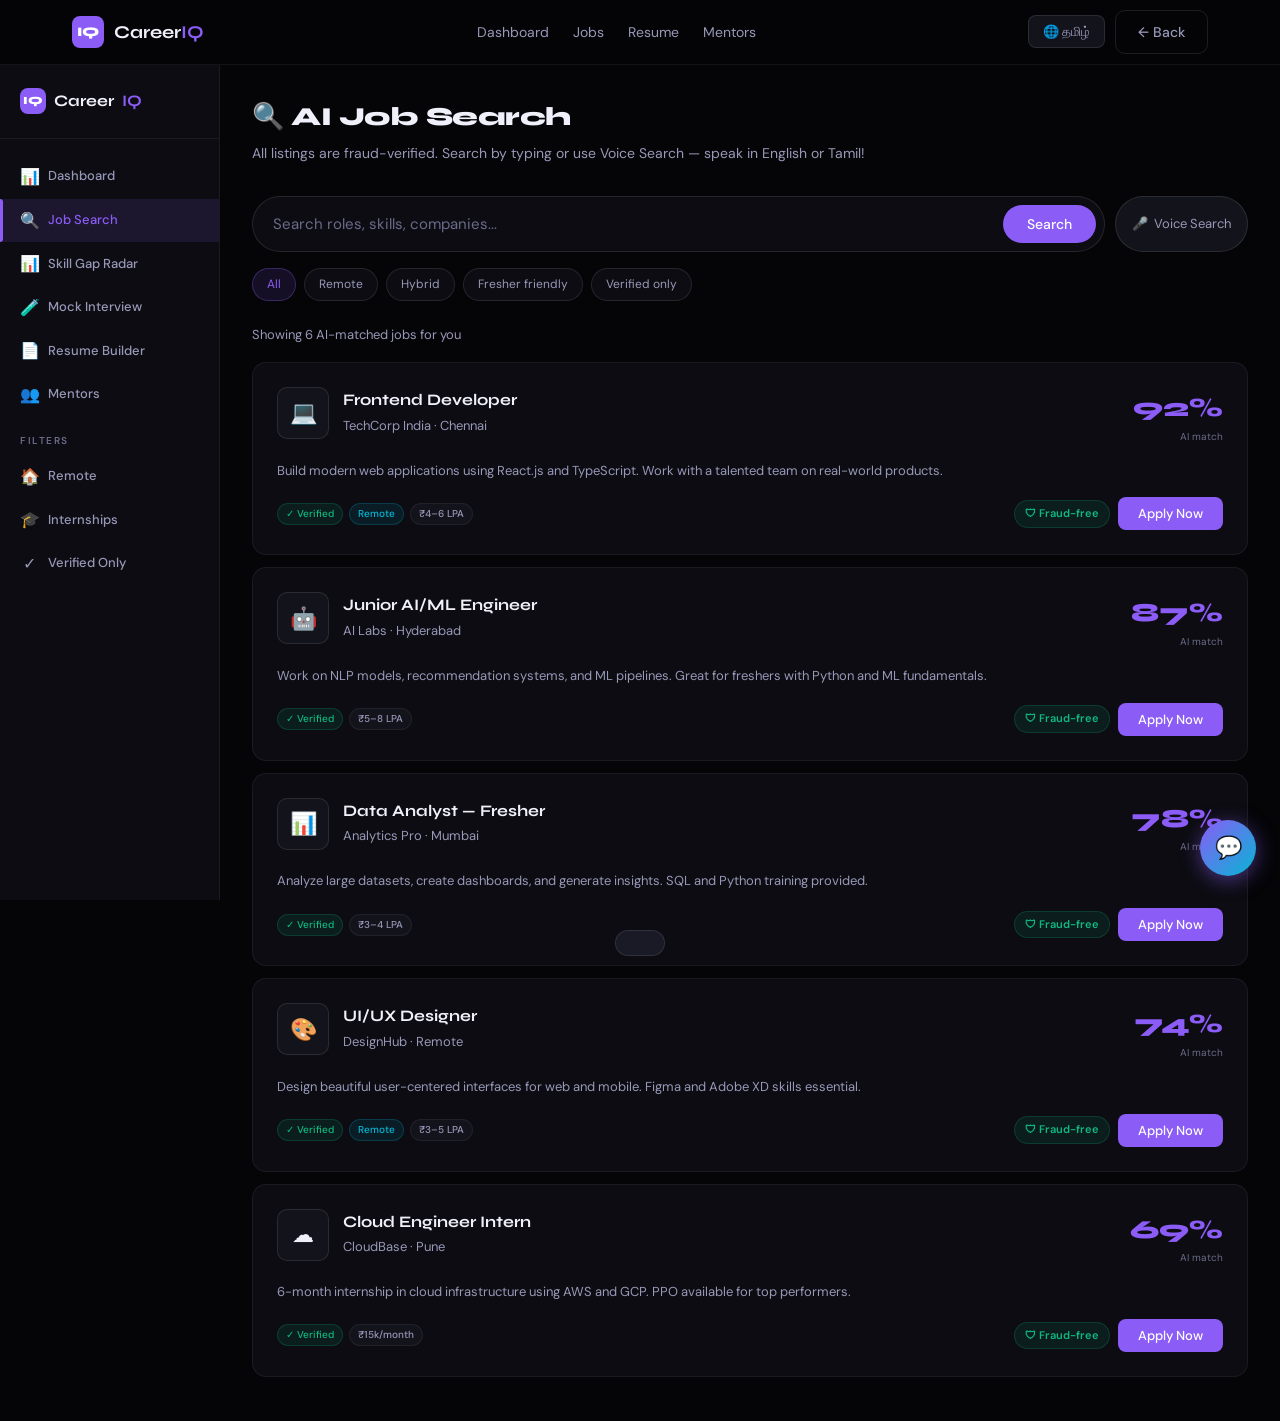
<file: pages/jobs.html>
<!DOCTYPE html>
<html lang="en">
<head>
<meta charset="UTF-8"/><meta name="viewport" content="width=device-width, initial-scale=1.0"/>
<title>Career IQ — Job Search</title>
<link href="https://fonts.googleapis.com/css2?family=Syne:wght@400;600;700;800&family=DM+Sans:wght@300;400;500&display=swap" rel="stylesheet"/>
<link rel="stylesheet" href="../css/global.css"/>
<style>
.search-bar{display:flex;gap:10px;background:var(--surface);border:1px solid var(--border2);border-radius:40px;padding:8px 8px 8px 20px;margin-bottom:1.5rem;align-items:center;}
.search-input{flex:1;background:transparent;border:none;color:var(--text);font-size:15px;outline:none;font-family:var(--font-body);}
.search-input::placeholder{color:var(--muted);}
.search-btn{background:var(--purple);color:#fff;border:none;border-radius:40px;padding:10px 24px;font-size:14px;font-weight:500;cursor:pointer;white-space:nowrap;transition:background .2s;font-family:var(--font-body);}
.search-btn:hover{background:#7C3AED;}
.voice-btn{display:flex;align-items:center;gap:6px;background:var(--surface2);border:1.5px solid var(--border2);color:var(--muted2);font-size:13px;padding:8px 16px;border-radius:40px;cursor:pointer;transition:all .2s;white-space:nowrap;font-family:var(--font-body);}
.voice-btn:hover{color:var(--purple);border-color:rgba(139,92,246,.35);}
.voice-btn.listening{color:#fff;background:var(--red);border-color:var(--red);animation:vpulse .8s ease infinite alternate;}
@keyframes vpulse{from{box-shadow:0 0 0 0 rgba(239,68,68,.4);}to{box-shadow:0 0 0 8px rgba(239,68,68,0);}}
.filter-chip{background:var(--surface);border:1px solid var(--border2);color:var(--muted2);font-size:12px;padding:6px 14px;border-radius:20px;cursor:pointer;transition:all .2s;}
.filter-chip:hover,.filter-chip.active{background:var(--purple-dim);color:var(--purple);border-color:rgba(139,92,246,.3);}
.job-card{background:var(--surface);border:1px solid var(--border);border-radius:14px;padding:1.5rem;margin-bottom:12px;transition:all .25s;cursor:pointer;}
.job-card:hover{border-color:rgba(139,92,246,.25);transform:translateY(-2px);}
.apply-btn{background:var(--purple);color:#fff;border:none;border-radius:8px;padding:8px 20px;font-size:13px;font-weight:500;cursor:pointer;transition:background .2s;font-family:var(--font-body);}
.apply-btn:hover{background:#7C3AED;}
.apply-btn.applied{background:var(--green);cursor:default;}
.fraud-badge{display:flex;align-items:center;gap:5px;font-size:11px;font-weight:600;color:var(--green);background:rgba(16,185,129,.1);border:1px solid rgba(16,185,129,.2);padding:4px 10px;border-radius:20px;}
.voice-transcript{background:rgba(139,92,246,.08);border:1px solid rgba(139,92,246,.2);border-radius:10px;padding:10px 14px;font-size:13px;color:var(--purple);margin-bottom:1rem;display:none;}
.voice-transcript.show{display:block;}
</style>
</head>
<body>
<nav class="nav scrolled"><div class="nav-inner">
  <a href="../index.html" class="nav-logo"><div class="logo-mark">IQ</div><span>Career<strong>IQ</strong></span></a>
  <div class="nav-links"><a href="dashboard.html" class="nav-link">Dashboard</a><a href="jobs.html" class="nav-link active">Jobs</a><a href="resume.html" class="nav-link">Resume</a><a href="mentor.html" class="nav-link">Mentors</a></div>
  <div style="display:flex;align-items:center;gap:10px;">
    <button class="lang-btn" onclick="toggleLang()" id="langBtn">🌐 தமிழ்</button>
    <a href="dashboard.html" class="btn-ghost" data-en="← Back" data-ta="← திரும்பு">← Back</a>
  </div>
</div></nav>

<div class="page-wrapper">
<div class="dash-layout">
  <aside class="sidebar">
    <div class="sidebar-logo"><div class="logo-mark" style="width:26px;height:26px;font-size:11px;">IQ</div>Career<strong>IQ</strong></div>
    <nav class="sidebar-nav">
      <a href="dashboard.html" class="sidebar-link"><span class="sidebar-link-icon">📊</span>Dashboard</a>
      <a href="jobs.html" class="sidebar-link active"><span class="sidebar-link-icon">🔍</span><span data-en="Job Search" data-ta="வேலை தேடல்">Job Search</span></a>
      <a href="skillgap.html" class="sidebar-link"><span class="sidebar-link-icon">📊</span>Skill Gap Radar</a>
      <a href="interview.html" class="sidebar-link"><span class="sidebar-link-icon">🧪</span>Mock Interview</a>
      <a href="resume.html" class="sidebar-link"><span class="sidebar-link-icon">📄</span>Resume Builder</a>
      <a href="mentor.html" class="sidebar-link"><span class="sidebar-link-icon">👥</span>Mentors</a>
      <div class="sidebar-section-title">Filters</div>
      <a href="#" class="sidebar-link" onclick="filterByType('remote',this)"><span class="sidebar-link-icon">🏠</span>Remote</a>
      <a href="#" class="sidebar-link" onclick="filterByType('intern',this)"><span class="sidebar-link-icon">🎓</span>Internships</a>
      <a href="#" class="sidebar-link" onclick="filterByType('verified',this)"><span class="sidebar-link-icon">✓</span>Verified Only</a>
    </nav>
  </aside>

  <main class="dash-content">
    <div class="dash-header">
      <h1 data-en="AI Job Search" data-ta="AI வேலை தேடல்">🔍 AI Job Search</h1>
      <p data-en="All listings are fraud-verified. Search by typing or use Voice Search — speak in English or Tamil!" data-ta="அனைத்து பட்டியல்களும் மோசடி சரிபார்க்கப்பட்டவை. தட்டச்சு செய்து அல்லது குரல் தேடல் பயன்படுத்தவும் — ஆங்கிலம் அல்லது தமிழில் பேசுங்கள்!">All listings are fraud-verified. Search by typing or use Voice Search — speak in English or Tamil!</p>
    </div>

    <!-- SEARCH BAR -->
    <div style="display:flex;gap:10px;margin-bottom:1rem;flex-wrap:wrap;" id="voice">
      <div class="search-bar" style="flex:1;margin-bottom:0;">
        <input class="search-input" id="searchInput" type="text" placeholder="Search roles, skills, companies..." data-ph-en="Search roles, skills, companies..." data-ph-ta="பங்குகள், திறன்கள், நிறுவனங்கள் தேடுங்கள்..." onkeypress="if(event.key==='Enter')searchJobs()"/>
        <button class="search-btn" onclick="searchJobs()" data-en="Search" data-ta="தேடு">Search</button>
      </div>
      <button class="voice-btn" id="voiceBtn" onclick="toggleVoice()">🎤 <span id="voiceBtnText" data-en="Voice Search" data-ta="குரல் தேடல்">Voice Search</span></button>
    </div>

    <!-- Voice transcript display -->
    <div class="voice-transcript" id="voiceTranscript">
      🎤 <span id="transcriptText"></span>
    </div>

    <div style="display:flex;gap:8px;flex-wrap:wrap;margin-bottom:1.5rem;">
      <div class="filter-chip active" onclick="setFilter(this,'all')" data-en="All" data-ta="அனைத்தும்">All</div>
      <div class="filter-chip" onclick="setFilter(this,'remote')" data-en="Remote" data-ta="தொலைநிலை">Remote</div>
      <div class="filter-chip" onclick="setFilter(this,'hybrid')" data-en="Hybrid" data-ta="கலவை">Hybrid</div>
      <div class="filter-chip" onclick="setFilter(this,'fresher')" data-en="Fresher friendly" data-ta="புதியவருக்கு ஏற்றது">Fresher friendly</div>
      <div class="filter-chip" onclick="setFilter(this,'verified')" data-en="Verified only" data-ta="சரிபார்க்கப்பட்டவை மட்டும்">Verified only</div>
    </div>

    <div style="font-size:13px;color:var(--muted2);margin-bottom:1rem;" id="resultsCount" data-en="Showing 6 AI-matched jobs for you" data-ta="உங்களுக்கு 6 AI-பொருத்தப்பட்ட வேலைகள் காட்டப்படுகின்றன">Showing 6 AI-matched jobs for you</div>

    <div id="jobList">
      <div class="job-card">
        <div style="display:flex;gap:14px;margin-bottom:1rem;">
          <div style="width:52px;height:52px;border-radius:10px;background:var(--surface2);border:1px solid var(--border2);display:flex;align-items:center;justify-content:center;font-size:22px;flex-shrink:0;">💻</div>
          <div style="flex:1;"><div style="font-family:var(--font-head);font-size:16px;font-weight:700;margin-bottom:3px;" data-en="Frontend Developer" data-ta="ஃப்ரண்டெண்ட் டெவலப்பர்">Frontend Developer</div><div style="font-size:13px;color:var(--muted2);" data-en="TechCorp India · Chennai" data-ta="TechCorp India · சென்னை">TechCorp India · Chennai</div></div>
          <div style="text-align:right;"><div style="font-family:var(--font-head);font-size:26px;font-weight:800;color:var(--purple);">92%</div><div style="font-size:10px;color:var(--muted);">AI match</div></div>
        </div>
        <div style="font-size:13px;color:var(--muted2);line-height:1.6;margin-bottom:1rem;" data-en="Build modern web applications using React.js and TypeScript. Work with a talented team on real-world products." data-ta="React.js மற்றும் TypeScript பயன்படுத்தி நவீன வலை பயன்பாடுகளை உருவாக்குங்கள்.">Build modern web applications using React.js and TypeScript. Work with a talented team on real-world products.</div>
        <div style="display:flex;align-items:center;justify-content:space-between;flex-wrap:wrap;gap:8px;">
          <div style="display:flex;gap:6px;flex-wrap:wrap;"><span style="font-size:10px;font-weight:500;padding:2px 8px;border-radius:20px;background:rgba(16,185,129,.1);color:var(--green);border:1px solid rgba(16,185,129,.2);">✓ Verified</span><span style="font-size:10px;font-weight:500;padding:2px 8px;border-radius:20px;background:rgba(6,182,212,.1);color:var(--cyan);border:1px solid rgba(6,182,212,.2);">Remote</span><span style="font-size:10px;font-weight:500;padding:2px 8px;border-radius:20px;background:var(--surface2);color:var(--muted2);border:1px solid var(--border);">₹4–6 LPA</span></div>
          <div style="display:flex;align-items:center;gap:8px;"><div class="fraud-badge">🛡 Fraud-free</div><button class="apply-btn" onclick="applyJob(this,'Frontend Developer')" data-en="Apply Now" data-ta="இப்போது விண்ணப்பிக்கவும்">Apply Now</button></div>
        </div>
      </div>
      <div class="job-card">
        <div style="display:flex;gap:14px;margin-bottom:1rem;">
          <div style="width:52px;height:52px;border-radius:10px;background:var(--surface2);border:1px solid var(--border2);display:flex;align-items:center;justify-content:center;font-size:22px;flex-shrink:0;">🤖</div>
          <div style="flex:1;"><div style="font-family:var(--font-head);font-size:16px;font-weight:700;margin-bottom:3px;" data-en="Junior AI/ML Engineer" data-ta="இளைய AI/ML பொறியாளர்">Junior AI/ML Engineer</div><div style="font-size:13px;color:var(--muted2);" data-en="AI Labs · Hyderabad" data-ta="AI Labs · ஹைதராபாத்">AI Labs · Hyderabad</div></div>
          <div style="text-align:right;"><div style="font-family:var(--font-head);font-size:26px;font-weight:800;color:var(--purple);">87%</div><div style="font-size:10px;color:var(--muted);">AI match</div></div>
        </div>
        <div style="font-size:13px;color:var(--muted2);line-height:1.6;margin-bottom:1rem;" data-en="Work on NLP models, recommendation systems, and ML pipelines. Great for freshers with Python and ML fundamentals." data-ta="NLP மாதிரிகள், பரிந்துரை அமைப்புகள் மற்றும் ML குழாய்களில் பணியாற்றுங்கள்.">Work on NLP models, recommendation systems, and ML pipelines. Great for freshers with Python and ML fundamentals.</div>
        <div style="display:flex;align-items:center;justify-content:space-between;flex-wrap:wrap;gap:8px;">
          <div style="display:flex;gap:6px;flex-wrap:wrap;"><span style="font-size:10px;font-weight:500;padding:2px 8px;border-radius:20px;background:rgba(16,185,129,.1);color:var(--green);border:1px solid rgba(16,185,129,.2);">✓ Verified</span><span style="font-size:10px;font-weight:500;padding:2px 8px;border-radius:20px;background:var(--surface2);color:var(--muted2);border:1px solid var(--border);">₹5–8 LPA</span></div>
          <div style="display:flex;align-items:center;gap:8px;"><div class="fraud-badge">🛡 Fraud-free</div><button class="apply-btn" onclick="applyJob(this,'AI/ML Engineer')" data-en="Apply Now" data-ta="இப்போது விண்ணப்பிக்கவும்">Apply Now</button></div>
        </div>
      </div>
      <div class="job-card">
        <div style="display:flex;gap:14px;margin-bottom:1rem;">
          <div style="width:52px;height:52px;border-radius:10px;background:var(--surface2);border:1px solid var(--border2);display:flex;align-items:center;justify-content:center;font-size:22px;flex-shrink:0;">📊</div>
          <div style="flex:1;"><div style="font-family:var(--font-head);font-size:16px;font-weight:700;margin-bottom:3px;" data-en="Data Analyst — Fresher" data-ta="தரவு ஆய்வாளர் — புதியவர்">Data Analyst — Fresher</div><div style="font-size:13px;color:var(--muted2);" data-en="Analytics Pro · Mumbai" data-ta="Analytics Pro · மும்பை">Analytics Pro · Mumbai</div></div>
          <div style="text-align:right;"><div style="font-family:var(--font-head);font-size:26px;font-weight:800;color:var(--purple);">78%</div><div style="font-size:10px;color:var(--muted);">AI match</div></div>
        </div>
        <div style="font-size:13px;color:var(--muted2);line-height:1.6;margin-bottom:1rem;" data-en="Analyze large datasets, create dashboards, and generate insights. SQL and Python training provided." data-ta="பெரிய தரவுத்தொகுப்புகளை பகுப்பாய்வு செய்யுங்கள், டாஷ்போர்டுகள் உருவாக்குங்கள்.">Analyze large datasets, create dashboards, and generate insights. SQL and Python training provided.</div>
        <div style="display:flex;align-items:center;justify-content:space-between;flex-wrap:wrap;gap:8px;">
          <div style="display:flex;gap:6px;flex-wrap:wrap;"><span style="font-size:10px;font-weight:500;padding:2px 8px;border-radius:20px;background:rgba(16,185,129,.1);color:var(--green);border:1px solid rgba(16,185,129,.2);">✓ Verified</span><span style="font-size:10px;font-weight:500;padding:2px 8px;border-radius:20px;background:var(--surface2);color:var(--muted2);border:1px solid var(--border);">₹3–4 LPA</span></div>
          <div style="display:flex;align-items:center;gap:8px;"><div class="fraud-badge">🛡 Fraud-free</div><button class="apply-btn" onclick="applyJob(this,'Data Analyst')" data-en="Apply Now" data-ta="இப்போது விண்ணப்பிக்கவும்">Apply Now</button></div>
        </div>
      </div>
      <div class="job-card">
        <div style="display:flex;gap:14px;margin-bottom:1rem;">
          <div style="width:52px;height:52px;border-radius:10px;background:var(--surface2);border:1px solid var(--border2);display:flex;align-items:center;justify-content:center;font-size:22px;flex-shrink:0;">🎨</div>
          <div style="flex:1;"><div style="font-family:var(--font-head);font-size:16px;font-weight:700;margin-bottom:3px;" data-en="UI/UX Designer" data-ta="UI/UX வடிவமைப்பாளர்">UI/UX Designer</div><div style="font-size:13px;color:var(--muted2);" data-en="DesignHub · Remote" data-ta="DesignHub · தொலைநிலை">DesignHub · Remote</div></div>
          <div style="text-align:right;"><div style="font-family:var(--font-head);font-size:26px;font-weight:800;color:var(--purple);">74%</div><div style="font-size:10px;color:var(--muted);">AI match</div></div>
        </div>
        <div style="font-size:13px;color:var(--muted2);line-height:1.6;margin-bottom:1rem;" data-en="Design beautiful user-centered interfaces for web and mobile. Figma and Adobe XD skills essential." data-ta="வலை மற்றும் மொபைலுக்கான அழகான பயனர்-மையமாக இடைமுகங்களை வடிவமைக்கவும்.">Design beautiful user-centered interfaces for web and mobile. Figma and Adobe XD skills essential.</div>
        <div style="display:flex;align-items:center;justify-content:space-between;flex-wrap:wrap;gap:8px;">
          <div style="display:flex;gap:6px;flex-wrap:wrap;"><span style="font-size:10px;font-weight:500;padding:2px 8px;border-radius:20px;background:rgba(16,185,129,.1);color:var(--green);border:1px solid rgba(16,185,129,.2);">✓ Verified</span><span style="font-size:10px;font-weight:500;padding:2px 8px;border-radius:20px;background:rgba(6,182,212,.1);color:var(--cyan);border:1px solid rgba(6,182,212,.2);">Remote</span><span style="font-size:10px;font-weight:500;padding:2px 8px;border-radius:20px;background:var(--surface2);color:var(--muted2);border:1px solid var(--border);">₹3–5 LPA</span></div>
          <div style="display:flex;align-items:center;gap:8px;"><div class="fraud-badge">🛡 Fraud-free</div><button class="apply-btn" onclick="applyJob(this,'UI/UX Designer')" data-en="Apply Now" data-ta="இப்போது விண்ணப்பிக்கவும்">Apply Now</button></div>
        </div>
      </div>
      <div class="job-card">
        <div style="display:flex;gap:14px;margin-bottom:1rem;">
          <div style="width:52px;height:52px;border-radius:10px;background:var(--surface2);border:1px solid var(--border2);display:flex;align-items:center;justify-content:center;font-size:22px;flex-shrink:0;">☁</div>
          <div style="flex:1;"><div style="font-family:var(--font-head);font-size:16px;font-weight:700;margin-bottom:3px;" data-en="Cloud Engineer Intern" data-ta="கிளவுட் பொறியாளர் இன்டர்ன்">Cloud Engineer Intern</div><div style="font-size:13px;color:var(--muted2);" data-en="CloudBase · Pune" data-ta="CloudBase · பூனே">CloudBase · Pune</div></div>
          <div style="text-align:right;"><div style="font-family:var(--font-head);font-size:26px;font-weight:800;color:var(--purple);">69%</div><div style="font-size:10px;color:var(--muted);">AI match</div></div>
        </div>
        <div style="font-size:13px;color:var(--muted2);line-height:1.6;margin-bottom:1rem;" data-en="6-month internship in cloud infrastructure using AWS and GCP. PPO available for top performers." data-ta="AWS மற்றும் GCP பயன்படுத்தி கிளவுட் உள்கட்டமைப்பில் 6 மாத இன்டர்ன்ஷிப்.">6-month internship in cloud infrastructure using AWS and GCP. PPO available for top performers.</div>
        <div style="display:flex;align-items:center;justify-content:space-between;flex-wrap:wrap;gap:8px;">
          <div style="display:flex;gap:6px;flex-wrap:wrap;"><span style="font-size:10px;font-weight:500;padding:2px 8px;border-radius:20px;background:rgba(16,185,129,.1);color:var(--green);border:1px solid rgba(16,185,129,.2);">✓ Verified</span><span style="font-size:10px;font-weight:500;padding:2px 8px;border-radius:20px;background:var(--surface2);color:var(--muted2);border:1px solid var(--border);">₹15k/month</span></div>
          <div style="display:flex;align-items:center;gap:8px;"><div class="fraud-badge">🛡 Fraud-free</div><button class="apply-btn" onclick="applyJob(this,'Cloud Intern')" data-en="Apply Now" data-ta="இப்போது விண்ணப்பிக்கவும்">Apply Now</button></div>
        </div>
      </div>
    </div>
  </main>
</div>
</div>

<!-- CHATBOT -->
<div id="chatBot" style="position:fixed;bottom:24px;right:24px;z-index:9999;">
  <div id="chatWindow" style="display:none;width:320px;background:#0E0F14;border:1px solid rgba(139,92,246,.3);border-radius:16px;overflow:hidden;box-shadow:0 16px 48px rgba(0,0,0,.4);margin-bottom:12px;"><div style="background:linear-gradient(135deg,#8B5CF6,#06B6D4);padding:14px 16px;display:flex;align-items:center;justify-content:space-between;"><div><div style="font-family:'Syne',sans-serif;font-size:14px;font-weight:800;color:#fff;">AI Career Advisor</div><div style="font-size:11px;color:rgba(255,255,255,.8);">Ask about jobs</div></div><button onclick="toggleChat()" style="background:none;border:none;color:#fff;font-size:18px;cursor:pointer;">✕</button></div><div id="chatMessages" style="height:260px;overflow-y:auto;padding:12px;display:flex;flex-direction:column;gap:10px;"></div><div style="padding:10px 12px;border-top:1px solid rgba(255,255,255,.08);display:flex;gap:8px;"><input id="chatInput" type="text" placeholder="Ask about jobs..." style="flex:1;background:#141720;border:1px solid rgba(255,255,255,.1);border-radius:8px;padding:8px 12px;color:#EEF0F5;font-size:13px;outline:none;font-family:'DM Sans',sans-serif;" onkeypress="if(event.key==='Enter')sendChat()"/><button onclick="sendChat()" style="background:#8B5CF6;color:#fff;border:none;border-radius:8px;padding:8px 14px;font-size:13px;cursor:pointer;font-weight:600;">→</button></div></div>
  <button onclick="toggleChat()" style="width:56px;height:56px;background:linear-gradient(135deg,#8B5CF6,#06B6D4);border:none;border-radius:50%;font-size:22px;cursor:pointer;box-shadow:0 4px 20px rgba(139,92,246,.5);display:flex;align-items:center;justify-content:center;margin-left:auto;">💬</button>
</div>

<div class="toast" id="toast"></div>
<script src="../js/global.js"></script>
<script src="../js/chatbot.js"></script>
<script src="../js/lang.js"></script>
<script>
// ── VOICE SEARCH ──
let recognition=null;
let isListening=false;

function initVoice(){
  const SpeechRecognition=window.SpeechRecognition||window.webkitSpeechRecognition;
  if(!SpeechRecognition){showToast('Voice search not supported in this browser. Use Chrome!','error');return null;}
  const r=new SpeechRecognition();
  r.continuous=false;
  r.interimResults=true;
  r.lang='en-IN'; // supports Tamil too in Chrome

  r.onresult=(e)=>{
    let interim='',final='';
    for(let i=e.resultIndex;i<e.results.length;i++){
      const t=e.results[i][0].transcript;
      if(e.results[i].isFinal)final+=t;
      else interim+=t;
    }
    const text=final||interim;
    document.getElementById('searchInput').value=text;
    document.getElementById('transcriptText').textContent=`"${text}"`;
    document.getElementById('voiceTranscript').classList.add('show');
    if(final){stopListening();searchJobs();}
  };
  r.onerror=()=>{stopListening();showToast('Voice error. Please try again.','error');};
  r.onend=()=>stopListening();
  return r;
}

function toggleVoice(){
  if(isListening){stopListening();return;}
  recognition=initVoice();
  if(!recognition)return;
  isListening=true;
  recognition.start();
  document.getElementById('voiceBtn').classList.add('listening');
  document.getElementById('voiceBtnText').textContent='Listening...';
  document.getElementById('voiceTranscript').classList.remove('show');
  showToast('🎤 Listening... Speak in English or Tamil!','success');
}

function stopListening(){
  isListening=false;
  if(recognition)try{recognition.stop();}catch(e){}
  document.getElementById('voiceBtn').classList.remove('listening');
  document.getElementById('voiceBtnText').setAttribute('data-en','Voice Search');
  document.getElementById('voiceBtnText').textContent='Voice Search';
}

function searchJobs(){
  const q=document.getElementById('searchInput').value;
  if(q)showToast(`AI searching: "${q}"...`,'');
}
function setFilter(el,type){document.querySelectorAll('.filter-chip').forEach(c=>c.classList.remove('active'));el.classList.add('active');showToast(`Filter: ${el.textContent.trim()}`);}
function filterByType(type,el){document.querySelectorAll('.sidebar-link').forEach(l=>l.classList.remove('active'));el.classList.add('active');showToast(`Showing: ${type} jobs`);}
function applyJob(btn,title){btn.textContent='Applied ✓';btn.classList.add('applied');btn.disabled=true;showToast(`Applied to ${title}! Added to tracker.`,'success');}
</script>
</body>
</html>
</file>
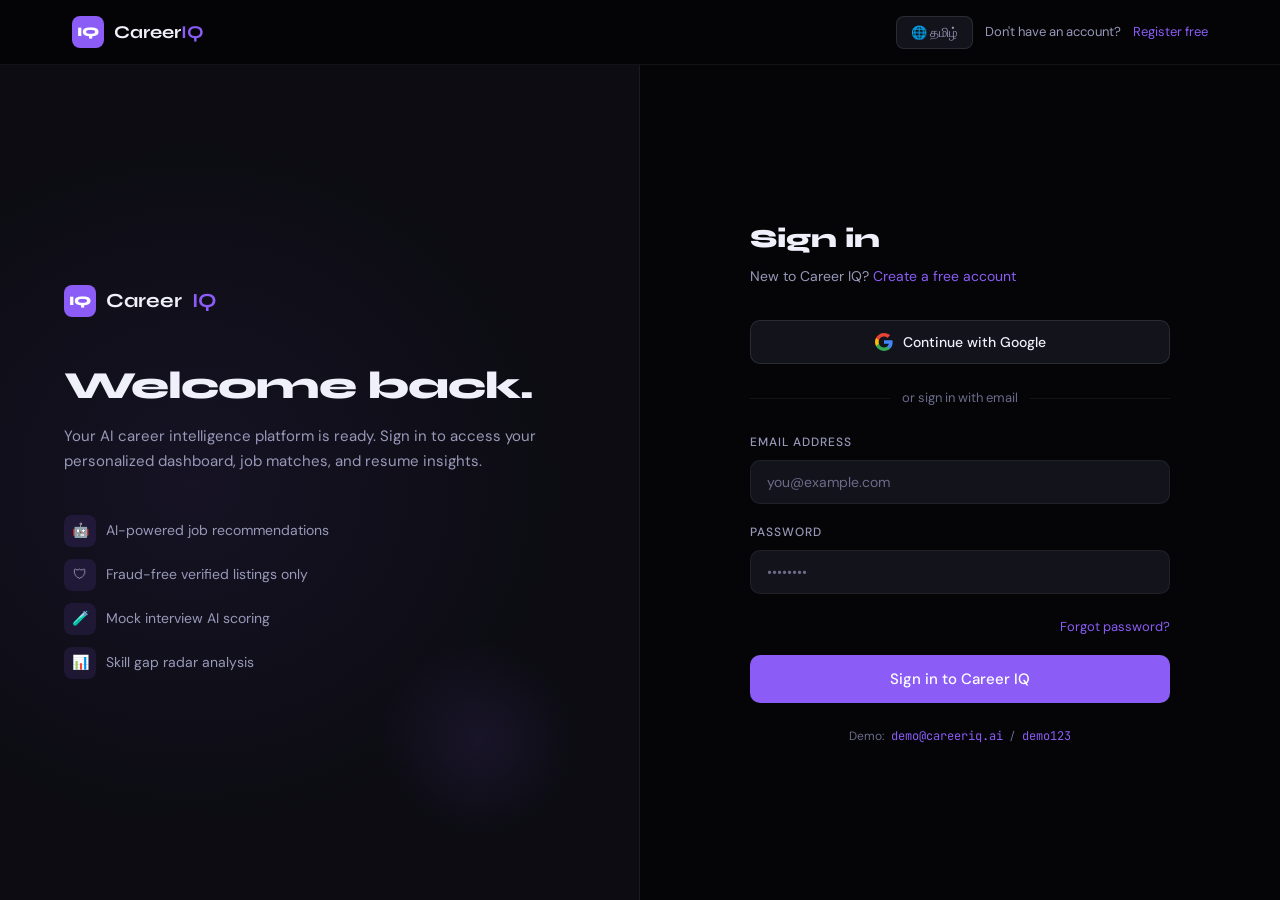
<file: pages/login.html>
<!DOCTYPE html>
<html lang="en">
<head>
<meta charset="UTF-8"/><meta name="viewport" content="width=device-width, initial-scale=1.0"/>
<title>Career IQ — Sign In</title>
<link href="https://fonts.googleapis.com/css2?family=Syne:wght@400;600;700;800&family=DM+Sans:wght@300;400;500&display=swap" rel="stylesheet"/>
<link rel="stylesheet" href="../css/global.css"/>
</head>
<body>
<nav class="nav scrolled"><div class="nav-inner">
  <a href="../index.html" class="nav-logo"><div class="logo-mark">IQ</div><span>Career<strong>IQ</strong></span></a>
  <div style="display:flex;align-items:center;gap:12px;">
    <button class="lang-btn" onclick="toggleLang()" id="langBtn">🌐 தமிழ்</button>
    <div style="font-size:13px;color:var(--muted2);" data-en="Don't have an account?" data-ta="கணக்கு இல்லையா?">Don't have an account?</div>
    <a href="register.html" style="color:var(--purple);font-size:13px;" data-en="Register free" data-ta="இலவசமாக பதிவு செய்">Register free</a>
  </div>
</div></nav>

<div class="auth-wrap page-wrapper">
  <div class="auth-left">
    <div class="auth-left-bg"></div>
    <div class="auth-left-content">
      <div class="auth-brand"><div class="logo-mark">IQ</div>Career<strong>IQ</strong></div>
      <h2 class="auth-headline" data-en="Welcome back." data-ta="மீண்டும் வரவேற்கிறோம்.">Welcome back.</h2>
      <p class="auth-sub" data-en="Your AI career intelligence platform is ready. Sign in to access your personalized dashboard, job matches, and resume insights." data-ta="உங்கள் AI தொழில் நுண்ணறிவு தளம் தயார். உங்கள் தனிப்பயனாக்கப்பட்ட டாஷ்போர்டை அணுக உள்நுழையுங்கள்.">Your AI career intelligence platform is ready. Sign in to access your personalized dashboard, job matches, and resume insights.</p>
      <div class="auth-features">
        <div class="auth-feat"><div class="auth-feat-icon">🤖</div><span data-en="AI-powered job recommendations" data-ta="AI-இயங்கும் வேலை பரிந்துரைகள்">AI-powered job recommendations</span></div>
        <div class="auth-feat"><div class="auth-feat-icon">🛡</div><span data-en="Fraud-free verified listings only" data-ta="மோசடி-இல்லாத சரிபார்க்கப்பட்ட பட்டியல்கள் மட்டுமே">Fraud-free verified listings only</span></div>
        <div class="auth-feat"><div class="auth-feat-icon">🧪</div><span data-en="Mock interview AI scoring" data-ta="போலி நேர்காணல் AI மதிப்பீடு">Mock interview AI scoring</span></div>
        <div class="auth-feat"><div class="auth-feat-icon">📊</div><span data-en="Skill gap radar analysis" data-ta="திறன் இடைவெளி ரேடார் பகுப்பாய்வு">Skill gap radar analysis</span></div>
      </div>
    </div>
    <div class="auth-pulse"></div>
  </div>
  <div class="auth-right">
    <div class="auth-form-box">
      <div class="auth-form-title" data-en="Sign in" data-ta="உள்நுழை">Sign in</div>
      <div class="auth-form-sub" data-en="New to Career IQ?" data-ta="Career IQ-ல் புதியவரா?">New to Career IQ? <a href="register.html" data-en="Create a free account" data-ta="இலவச கணக்கு உருவாக்கு">Create a free account</a></div>

      <button class="google-btn" onclick="showToast('Google sign-in coming soon!','')">
        <svg width="18" height="18" viewBox="0 0 18 18"><path fill="#4285F4" d="M17.64 9.2c0-.637-.057-1.251-.164-1.84H9v3.481h4.844c-.209 1.125-.843 2.078-1.796 2.717v2.258h2.908c1.702-1.567 2.684-3.875 2.684-6.615z"/><path fill="#34A853" d="M9 18c2.43 0 4.467-.806 5.956-2.18l-2.908-2.259c-.806.54-1.837.86-3.048.86-2.344 0-4.328-1.584-5.036-3.711H.957v2.332C2.438 15.983 5.482 18 9 18z"/><path fill="#FBBC05" d="M3.964 10.71c-.18-.54-.282-1.117-.282-1.71s.102-1.17.282-1.71V4.958H.957C.347 6.173 0 7.548 0 9s.348 2.827.957 4.042l3.007-2.332z"/><path fill="#EA4335" d="M9 3.58c1.321 0 2.508.454 3.44 1.345l2.582-2.58C13.463.891 11.426 0 9 0 5.482 0 2.438 2.017.957 4.958L3.964 7.29C4.672 5.163 6.656 3.58 9 3.58z"/></svg>
        <span data-en="Continue with Google" data-ta="Google உடன் தொடரவும்">Continue with Google</span>
      </button>

      <div class="auth-divider" data-en="or sign in with email" data-ta="அல்லது மின்னஞ்சலுடன் உள்நுழையுங்கள்">or sign in with email</div>

      <form onsubmit="handleLogin(event)">
        <div class="form-group">
          <label class="form-label" data-en="Email address" data-ta="மின்னஞ்சல் முகவரி">Email address</label>
          <input id="login-email" class="form-input" type="email" placeholder="you@example.com" required data-ph-en="you@example.com" data-ph-ta="நீங்கள்@example.com"/>
        </div>
        <div class="form-group">
          <label class="form-label" data-en="Password" data-ta="கடவுச்சொல்">Password</label>
          <input id="login-password" class="form-input" type="password" placeholder="••••••••" required/>
        </div>
        <div style="text-align:right;margin-bottom:1rem;"><a href="#" style="font-size:13px;color:var(--purple);" data-en="Forgot password?" data-ta="கடவுச்சொல் மறந்துவிட்டதா?">Forgot password?</a></div>
        <button type="submit" class="submit-btn" id="loginBtn" data-en="Sign in to Career IQ" data-ta="Career IQ-ல் உள்நுழை">Sign in to Career IQ</button>
      </form>

      <p style="text-align:center;font-size:12px;color:var(--muted);margin-top:1.5rem;line-height:1.6;">
        <span data-en="Demo:" data-ta="டெமோ:">Demo:</span>
        <span style="font-family:var(--font-mono);color:var(--purple);margin:0 4px;">demo@careeriq.ai</span> /
        <span style="font-family:var(--font-mono);color:var(--purple);margin-left:4px;">demo123</span>
      </p>
    </div>
  </div>
</div>

<div class="toast" id="toast"></div>
<script src="../js/global.js"></script>
<script src="../js/lang.js"></script>
<script>
function handleLogin(e){
  e.preventDefault();
  const email=document.getElementById('login-email').value;
  const pass=document.getElementById('login-password').value;
  const btn=document.getElementById('loginBtn');
  btn.disabled=true;btn.innerHTML='<span class="spinner"></span> Signing in...';
  setTimeout(()=>{
    if(email&&pass){
      const name=email.split('@')[0];
      localStorage.setItem('ciq_user',JSON.stringify({name,email,role:'fresher'}));
      showToast('Welcome back! Redirecting...','success');
      setTimeout(()=>window.location.href='dashboard.html',1000);
    }else{showToast('Please fill in all fields','error');btn.disabled=false;btn.innerHTML='Sign in to Career IQ';}
  },1200);
}
</script>
</body>
</html>
</file>
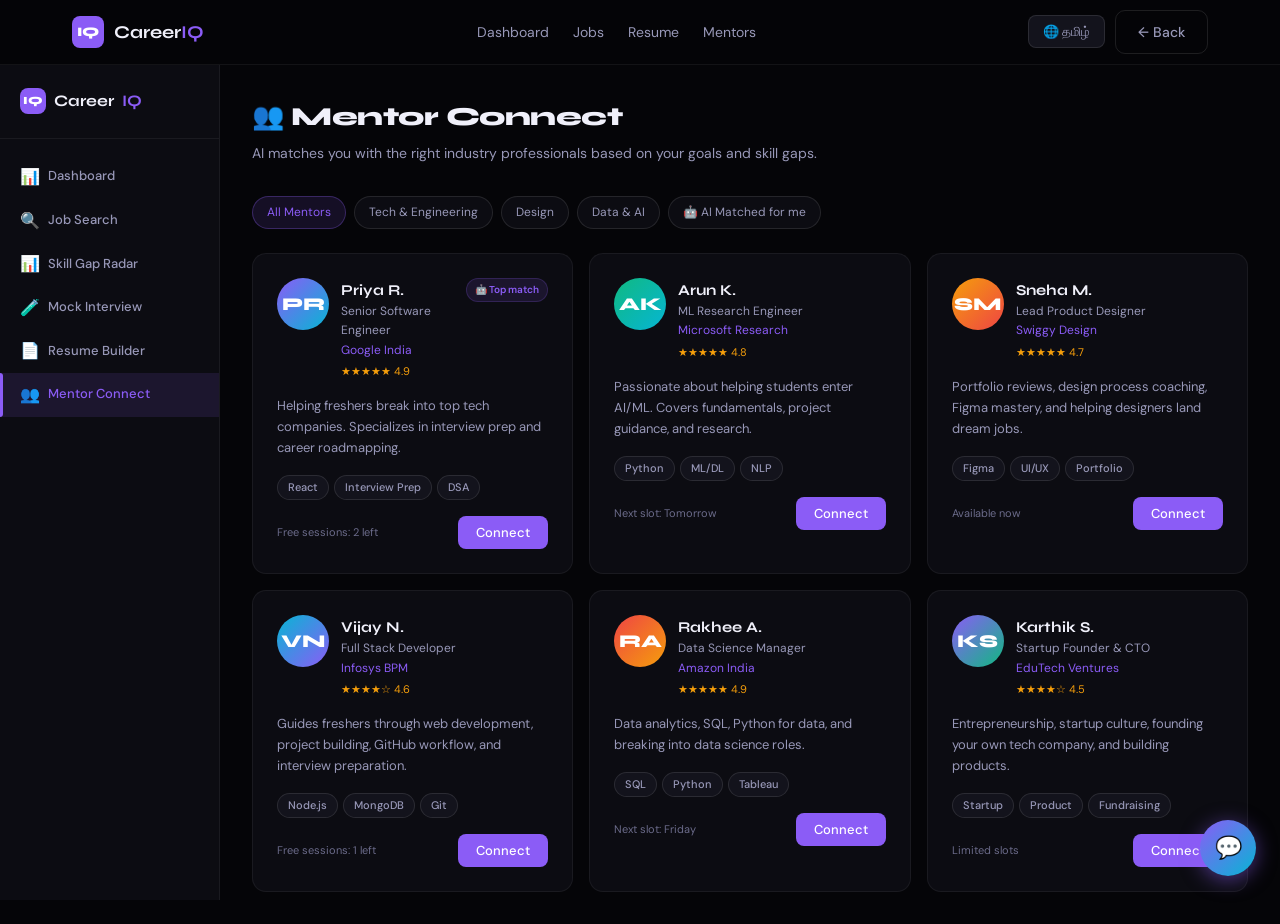
<file: pages/mentor.html>
<!DOCTYPE html>
<html lang="en">
<head>
<meta charset="UTF-8"/><meta name="viewport" content="width=device-width, initial-scale=1.0"/>
<title>Career IQ — Mentor Connect</title>
<link href="https://fonts.googleapis.com/css2?family=Syne:wght@400;600;700;800&family=DM+Sans:wght@300;400;500&display=swap" rel="stylesheet"/>
<link rel="stylesheet" href="../css/global.css"/>
<style>
.mentor-grid{display:grid;grid-template-columns:repeat(auto-fill,minmax(280px,1fr));gap:16px;margin-top:1.5rem;}
.mentor-card{background:var(--surface);border:1px solid var(--border);border-radius:14px;padding:1.5rem;transition:all .25s;}
.mentor-card:hover{transform:translateY(-4px);border-color:rgba(139,92,246,.25);}
.mentor-avatar{width:52px;height:52px;border-radius:50%;display:flex;align-items:center;justify-content:center;font-family:var(--font-head);font-size:18px;font-weight:800;color:#fff;flex-shrink:0;}
.mentor-tag{font-size:11px;font-weight:500;background:var(--surface2);border:1px solid var(--border2);color:var(--muted2);padding:3px 10px;border-radius:20px;}
.connect-btn{background:var(--purple);color:#fff;border:none;border-radius:8px;padding:8px 18px;font-size:13px;font-weight:500;cursor:pointer;transition:all .2s;font-family:var(--font-body);}
.connect-btn:hover{background:#7C3AED;}
.connect-btn.connected{background:var(--green);cursor:default;}
.filter-chip{background:var(--surface);border:1px solid var(--border2);color:var(--muted2);font-size:12px;padding:6px 14px;border-radius:20px;cursor:pointer;transition:all .2s;}
.filter-chip.active,.filter-chip:hover{background:var(--purple-dim);color:var(--purple);border-color:rgba(139,92,246,.3);}
</style>
</head>
<body>
<nav class="nav scrolled"><div class="nav-inner">
  <a href="../index.html" class="nav-logo"><div class="logo-mark">IQ</div><span>Career<strong>IQ</strong></span></a>
  <div class="nav-links"><a href="dashboard.html" class="nav-link">Dashboard</a><a href="jobs.html" class="nav-link">Jobs</a><a href="resume.html" class="nav-link">Resume</a><a href="mentor.html" class="nav-link active">Mentors</a></div>
  <div style="display:flex;align-items:center;gap:10px;"><button class="lang-btn" onclick="toggleLang()" id="langBtn">🌐 தமிழ்</button><a href="dashboard.html" class="btn-ghost" data-en="← Back" data-ta="← திரும்பு">← Back</a></div>
</div></nav>

<div class="page-wrapper">
<div class="dash-layout">
  <aside class="sidebar">
    <div class="sidebar-logo"><div class="logo-mark" style="width:26px;height:26px;font-size:11px;">IQ</div>Career<strong>IQ</strong></div>
    <nav class="sidebar-nav">
      <a href="dashboard.html" class="sidebar-link"><span class="sidebar-link-icon">📊</span><span data-en="Dashboard" data-ta="டாஷ்போர்டு">Dashboard</span></a>
      <a href="jobs.html" class="sidebar-link"><span class="sidebar-link-icon">🔍</span><span data-en="Job Search" data-ta="வேலை தேடல்">Job Search</span></a>
      <a href="skillgap.html" class="sidebar-link"><span class="sidebar-link-icon">📊</span><span data-en="Skill Gap Radar" data-ta="திறன் இடைவெளி ரேடார்">Skill Gap Radar</span></a>
      <a href="interview.html" class="sidebar-link"><span class="sidebar-link-icon">🧪</span><span data-en="Mock Interview" data-ta="போலி நேர்காணல்">Mock Interview</span></a>
      <a href="resume.html" class="sidebar-link"><span class="sidebar-link-icon">📄</span><span data-en="Resume Builder" data-ta="ரெஸ்யூம் தயாரிப்பு">Resume Builder</span></a>
      <a href="mentor.html" class="sidebar-link active"><span class="sidebar-link-icon">👥</span><span data-en="Mentor Connect" data-ta="வழிகாட்டி இணைப்பு">Mentor Connect</span></a>
    </nav>
  </aside>

  <main class="dash-content">
    <div class="dash-header">
      <h1 data-en="Mentor Connect" data-ta="வழிகாட்டி இணைப்பு">👥 Mentor Connect</h1>
      <p data-en="AI matches you with the right industry professionals based on your goals and skill gaps." data-ta="AI உங்கள் இலக்குகள் மற்றும் திறன் இடைவெளிகளின் அடிப்படையில் சரியான தொழில் வல்லுநர்களுடன் உங்களை பொருத்துகிறது.">AI matches you with the right industry professionals based on your goals and skill gaps.</p>
    </div>

    <div style="display:flex;gap:8px;flex-wrap:wrap;margin-bottom:1.5rem;">
      <div class="filter-chip active" onclick="filterM(this,'all')" data-en="All Mentors" data-ta="அனைத்து வழிகாட்டிகள்">All Mentors</div>
      <div class="filter-chip" onclick="filterM(this,'tech')" data-en="Tech & Engineering" data-ta="தொழில்நுட்பம்">Tech & Engineering</div>
      <div class="filter-chip" onclick="filterM(this,'design')" data-en="Design" data-ta="வடிவமைப்பு">Design</div>
      <div class="filter-chip" onclick="filterM(this,'data')" data-en="Data & AI" data-ta="தரவு மற்றும் AI">Data & AI</div>
      <div class="filter-chip" onclick="filterM(this,'ai-match')">🤖 <span data-en="AI Matched for me" data-ta="என்னுக்காக AI பொருத்தப்பட்டது">AI Matched for me</span></div>
    </div>

    <div class="mentor-grid">
      <div class="mentor-card">
        <div style="display:flex;gap:12px;margin-bottom:1rem;align-items:flex-start;">
          <div class="mentor-avatar" style="background:linear-gradient(135deg,#8B5CF6,#06B6D4);">PR</div>
          <div style="flex:1;">
            <div style="font-family:var(--font-head);font-size:15px;font-weight:700;" data-en="Priya R." data-ta="பிரியா R.">Priya R.</div>
            <div style="font-size:12px;color:var(--muted2);" data-en="Senior Software Engineer" data-ta="மூத்த மென்பொருள் பொறியாளர்">Senior Software Engineer</div>
            <div style="font-size:12px;color:var(--purple);">Google India</div>
            <div style="font-size:11px;color:var(--amber);margin-top:3px;">★★★★★ 4.9</div>
          </div>
          <div style="background:var(--purple-dim);border:1px solid rgba(139,92,246,.2);color:var(--purple);font-size:10px;font-weight:600;padding:3px 8px;border-radius:20px;white-space:nowrap;" data-en="Top match" data-ta="சிறந்த பொருத்தம்">🤖 Top match</div>
        </div>
        <p style="font-size:13px;color:var(--muted2);line-height:1.6;margin-bottom:1rem;" data-en="Helping freshers break into top tech companies. Specializes in interview prep and career roadmapping." data-ta="புதியவர்கள் சிறந்த தொழில்நுட்ப நிறுவனங்களில் நுழைய உதவுகிறார்.">Helping freshers break into top tech companies. Specializes in interview prep and career roadmapping.</p>
        <div style="display:flex;gap:5px;flex-wrap:wrap;margin-bottom:1rem;"><span class="mentor-tag">React</span><span class="mentor-tag" data-en="Interview Prep" data-ta="நேர்காணல் தயாரிப்பு">Interview Prep</span><span class="mentor-tag">DSA</span></div>
        <div style="display:flex;align-items:center;justify-content:space-between;">
          <div style="font-size:11px;color:var(--muted);" data-en="Free sessions: 2 left" data-ta="இலவச அமர்வுகள்: 2 மீதமுள்ளது">Free sessions: 2 left</div>
          <button class="connect-btn" onclick="connectMentor(this,'Priya')" data-en="Connect" data-ta="இணை">Connect</button>
        </div>
      </div>

      <div class="mentor-card">
        <div style="display:flex;gap:12px;margin-bottom:1rem;align-items:flex-start;">
          <div class="mentor-avatar" style="background:linear-gradient(135deg,#10B981,#06B6D4);">AK</div>
          <div style="flex:1;">
            <div style="font-family:var(--font-head);font-size:15px;font-weight:700;" data-en="Arun K." data-ta="அருண் K.">Arun K.</div>
            <div style="font-size:12px;color:var(--muted2);" data-en="ML Research Engineer" data-ta="ML ஆராய்ச்சி பொறியாளர்">ML Research Engineer</div>
            <div style="font-size:12px;color:var(--purple);">Microsoft Research</div>
            <div style="font-size:11px;color:var(--amber);margin-top:3px;">★★★★★ 4.8</div>
          </div>
        </div>
        <p style="font-size:13px;color:var(--muted2);line-height:1.6;margin-bottom:1rem;" data-en="Passionate about helping students enter AI/ML. Covers fundamentals, project guidance, and research." data-ta="மாணவர்கள் AI/ML-ல் நுழைய உதவ ஆர்வமுள்ளவர்.">Passionate about helping students enter AI/ML. Covers fundamentals, project guidance, and research.</p>
        <div style="display:flex;gap:5px;flex-wrap:wrap;margin-bottom:1rem;"><span class="mentor-tag">Python</span><span class="mentor-tag">ML/DL</span><span class="mentor-tag">NLP</span></div>
        <div style="display:flex;align-items:center;justify-content:space-between;">
          <div style="font-size:11px;color:var(--muted);" data-en="Next slot: Tomorrow" data-ta="அடுத்த இடம்: நாளை">Next slot: Tomorrow</div>
          <button class="connect-btn" onclick="connectMentor(this,'Arun')" data-en="Connect" data-ta="இணை">Connect</button>
        </div>
      </div>

      <div class="mentor-card">
        <div style="display:flex;gap:12px;margin-bottom:1rem;align-items:flex-start;">
          <div class="mentor-avatar" style="background:linear-gradient(135deg,#F59E0B,#EF4444);">SM</div>
          <div style="flex:1;">
            <div style="font-family:var(--font-head);font-size:15px;font-weight:700;" data-en="Sneha M." data-ta="ஸ்னேகா M.">Sneha M.</div>
            <div style="font-size:12px;color:var(--muted2);" data-en="Lead Product Designer" data-ta="முன்னணி தயாரிப்பு வடிவமைப்பாளர்">Lead Product Designer</div>
            <div style="font-size:12px;color:var(--purple);">Swiggy Design</div>
            <div style="font-size:11px;color:var(--amber);margin-top:3px;">★★★★★ 4.7</div>
          </div>
        </div>
        <p style="font-size:13px;color:var(--muted2);line-height:1.6;margin-bottom:1rem;" data-en="Portfolio reviews, design process coaching, Figma mastery, and helping designers land dream jobs." data-ta="போர்ட்ஃபோலியோ மதிப்பாய்வுகள், Figma தேர்ச்சி மற்றும் சொப்பன வேலைகளில் தரையிறங்க உதவுதல்.">Portfolio reviews, design process coaching, Figma mastery, and helping designers land dream jobs.</p>
        <div style="display:flex;gap:5px;flex-wrap:wrap;margin-bottom:1rem;"><span class="mentor-tag">Figma</span><span class="mentor-tag">UI/UX</span><span class="mentor-tag" data-en="Portfolio" data-ta="போர்ட்ஃபோலியோ">Portfolio</span></div>
        <div style="display:flex;align-items:center;justify-content:space-between;">
          <div style="font-size:11px;color:var(--muted);" data-en="Available now" data-ta="இப்போது கிடைக்கிறார்">Available now</div>
          <button class="connect-btn" onclick="connectMentor(this,'Sneha')" data-en="Connect" data-ta="இணை">Connect</button>
        </div>
      </div>

      <div class="mentor-card">
        <div style="display:flex;gap:12px;margin-bottom:1rem;align-items:flex-start;">
          <div class="mentor-avatar" style="background:linear-gradient(135deg,#06B6D4,#8B5CF6);">VN</div>
          <div style="flex:1;">
            <div style="font-family:var(--font-head);font-size:15px;font-weight:700;" data-en="Vijay N." data-ta="விஜய் N.">Vijay N.</div>
            <div style="font-size:12px;color:var(--muted2);" data-en="Full Stack Developer" data-ta="முழு ஸ்டாக் டெவலப்பர்">Full Stack Developer</div>
            <div style="font-size:12px;color:var(--purple);">Infosys BPM</div>
            <div style="font-size:11px;color:var(--amber);margin-top:3px;">★★★★☆ 4.6</div>
          </div>
        </div>
        <p style="font-size:13px;color:var(--muted2);line-height:1.6;margin-bottom:1rem;" data-en="Guides freshers through web development, project building, GitHub workflow, and interview preparation." data-ta="புதியவர்களை வலை மேம்பாடு, திட்ட கட்டுமானம் மற்றும் நேர்காணல் தயாரிப்பு வழியாக வழிகாட்டுகிறார்.">Guides freshers through web development, project building, GitHub workflow, and interview preparation.</p>
        <div style="display:flex;gap:5px;flex-wrap:wrap;margin-bottom:1rem;"><span class="mentor-tag">Node.js</span><span class="mentor-tag">MongoDB</span><span class="mentor-tag">Git</span></div>
        <div style="display:flex;align-items:center;justify-content:space-between;">
          <div style="font-size:11px;color:var(--muted);" data-en="Free sessions: 1 left" data-ta="இலவச அமர்வுகள்: 1 மீதமுள்ளது">Free sessions: 1 left</div>
          <button class="connect-btn" onclick="connectMentor(this,'Vijay')" data-en="Connect" data-ta="இணை">Connect</button>
        </div>
      </div>

      <div class="mentor-card">
        <div style="display:flex;gap:12px;margin-bottom:1rem;align-items:flex-start;">
          <div class="mentor-avatar" style="background:linear-gradient(135deg,#EF4444,#F59E0B);">RA</div>
          <div style="flex:1;">
            <div style="font-family:var(--font-head);font-size:15px;font-weight:700;" data-en="Rakhee A." data-ta="ரகீ A.">Rakhee A.</div>
            <div style="font-size:12px;color:var(--muted2);" data-en="Data Science Manager" data-ta="தரவு அறிவியல் மேலாளர்">Data Science Manager</div>
            <div style="font-size:12px;color:var(--purple);">Amazon India</div>
            <div style="font-size:11px;color:var(--amber);margin-top:3px;">★★★★★ 4.9</div>
          </div>
        </div>
        <p style="font-size:13px;color:var(--muted2);line-height:1.6;margin-bottom:1rem;" data-en="Data analytics, SQL, Python for data science, and breaking into data roles from non-CS backgrounds." data-ta="தரவு பகுப்பாய்வு, SQL, தரவு அறிவியலுக்கான Python மற்றும் CS அல்லாத பின்னணியிலிருந்து தரவு பங்குகளில் நுழைவது.">Data analytics, SQL, Python for data, and breaking into data science roles.</p>
        <div style="display:flex;gap:5px;flex-wrap:wrap;margin-bottom:1rem;"><span class="mentor-tag">SQL</span><span class="mentor-tag">Python</span><span class="mentor-tag">Tableau</span></div>
        <div style="display:flex;align-items:center;justify-content:space-between;">
          <div style="font-size:11px;color:var(--muted);" data-en="Next slot: Friday" data-ta="அடுத்த இடம்: வெள்ளிக்கிழமை">Next slot: Friday</div>
          <button class="connect-btn" onclick="connectMentor(this,'Rakhee')" data-en="Connect" data-ta="இணை">Connect</button>
        </div>
      </div>

      <div class="mentor-card">
        <div style="display:flex;gap:12px;margin-bottom:1rem;align-items:flex-start;">
          <div class="mentor-avatar" style="background:linear-gradient(135deg,#8B5CF6,#10B981);">KS</div>
          <div style="flex:1;">
            <div style="font-family:var(--font-head);font-size:15px;font-weight:700;" data-en="Karthik S." data-ta="கார்த்திக் S.">Karthik S.</div>
            <div style="font-size:12px;color:var(--muted2);" data-en="Startup Founder & CTO" data-ta="ஸ்டார்ட்அப் நிறுவனர் மற்றும் CTO">Startup Founder & CTO</div>
            <div style="font-size:12px;color:var(--purple);">EduTech Ventures</div>
            <div style="font-size:11px;color:var(--amber);margin-top:3px;">★★★★☆ 4.5</div>
          </div>
        </div>
        <p style="font-size:13px;color:var(--muted2);line-height:1.6;margin-bottom:1rem;" data-en="Entrepreneurship, startup culture, founding your own tech company, and building products from scratch." data-ta="தொழில்முனைவு, ஸ்டார்ட்அப் கலாச்சாரம் மற்றும் உங்கள் சொந்த தொழில்நுட்ப நிறுவனத்தை நிறுவுவது.">Entrepreneurship, startup culture, founding your own tech company, and building products.</p>
        <div style="display:flex;gap:5px;flex-wrap:wrap;margin-bottom:1rem;"><span class="mentor-tag" data-en="Startup" data-ta="ஸ்டார்ட்அப்">Startup</span><span class="mentor-tag" data-en="Product" data-ta="தயாரிப்பு">Product</span><span class="mentor-tag" data-en="Fundraising" data-ta="நிதி திரட்டல்">Fundraising</span></div>
        <div style="display:flex;align-items:center;justify-content:space-between;">
          <div style="font-size:11px;color:var(--muted);" data-en="Limited slots" data-ta="வரையறுக்கப்பட்ட இடங்கள்">Limited slots</div>
          <button class="connect-btn" onclick="connectMentor(this,'Karthik')" data-en="Connect" data-ta="இணை">Connect</button>
        </div>
      </div>
    </div>
  </main>
</div>
</div>

<!-- CHATBOT -->
<div id="chatBot" style="position:fixed;bottom:24px;right:24px;z-index:9999;">
  <div id="chatWindow" style="display:none;width:320px;background:#0E0F14;border:1px solid rgba(139,92,246,.3);border-radius:16px;overflow:hidden;box-shadow:0 16px 48px rgba(0,0,0,.4);margin-bottom:12px;"><div style="background:linear-gradient(135deg,#8B5CF6,#06B6D4);padding:14px 16px;display:flex;align-items:center;justify-content:space-between;"><div><div style="font-family:'Syne',sans-serif;font-size:14px;font-weight:800;color:#fff;">AI Career Advisor</div><div style="font-size:11px;color:rgba(255,255,255,.8);">Ask about mentors</div></div><button onclick="toggleChat()" style="background:none;border:none;color:#fff;font-size:18px;cursor:pointer;">✕</button></div><div id="chatMessages" style="height:260px;overflow-y:auto;padding:12px;display:flex;flex-direction:column;gap:10px;"></div><div style="padding:10px 12px;border-top:1px solid rgba(255,255,255,.08);display:flex;gap:8px;"><input id="chatInput" type="text" placeholder="Ask about mentors..." style="flex:1;background:#141720;border:1px solid rgba(255,255,255,.1);border-radius:8px;padding:8px 12px;color:#EEF0F5;font-size:13px;outline:none;font-family:'DM Sans',sans-serif;" onkeypress="if(event.key==='Enter')sendChat()"/><button onclick="sendChat()" style="background:#8B5CF6;color:#fff;border:none;border-radius:8px;padding:8px 14px;font-size:13px;cursor:pointer;font-weight:600;">→</button></div></div>
  <button onclick="toggleChat()" style="width:56px;height:56px;background:linear-gradient(135deg,#8B5CF6,#06B6D4);border:none;border-radius:50%;font-size:22px;cursor:pointer;box-shadow:0 4px 20px rgba(139,92,246,.5);display:flex;align-items:center;justify-content:center;margin-left:auto;">💬</button>
</div>

<div class="toast" id="toast"></div>
<script src="../js/global.js"></script>
<script src="../js/chatbot.js"></script>
<script src="../js/lang.js"></script>
<script>
function connectMentor(btn,name){btn.textContent='Connected ✓';btn.classList.add('connected');btn.disabled=true;showToast(`Connected with ${name}! They'll respond within 24 hours.`,'success');}
function filterM(el,type){document.querySelectorAll('.filter-chip').forEach(c=>c.classList.remove('active'));el.classList.add('active');showToast(`Showing: ${el.textContent.trim()} mentors`);}
</script>
</body>
</html>
</file>
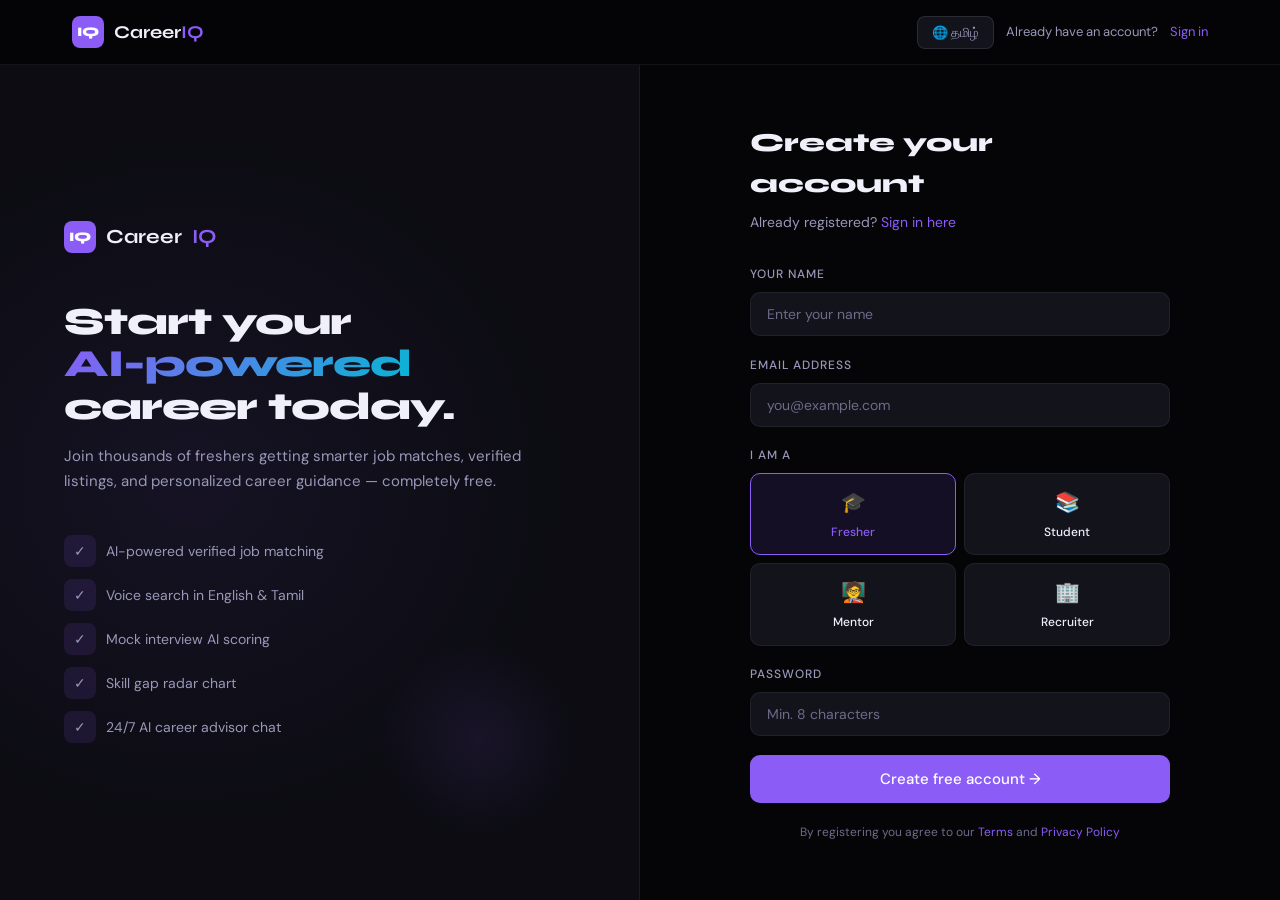
<file: pages/register.html>
<!DOCTYPE html>
<html lang="en">
<head>
<meta charset="UTF-8"/><meta name="viewport" content="width=device-width, initial-scale=1.0"/>
<title>Career IQ — Create Account</title>
<link href="https://fonts.googleapis.com/css2?family=Syne:wght@400;600;700;800&family=DM+Sans:wght@300;400;500&display=swap" rel="stylesheet"/>
<link rel="stylesheet" href="../css/global.css"/>
</head>
<body>
<nav class="nav scrolled"><div class="nav-inner">
  <a href="../index.html" class="nav-logo"><div class="logo-mark">IQ</div><span>Career<strong>IQ</strong></span></a>
  <div style="display:flex;align-items:center;gap:12px;">
    <button class="lang-btn" onclick="toggleLang()" id="langBtn">🌐 தமிழ்</button>
    <div style="font-size:13px;color:var(--muted2);" data-en="Already have an account?" data-ta="கணக்கு உள்ளதா?">Already have an account?</div>
    <a href="login.html" style="color:var(--purple);font-size:13px;" data-en="Sign in" data-ta="உள்நுழை">Sign in</a>
  </div>
</div></nav>

<div class="auth-wrap page-wrapper">
  <div class="auth-left">
    <div class="auth-left-bg"></div>
    <div class="auth-left-content">
      <div class="auth-brand"><div class="logo-mark">IQ</div>Career<strong>IQ</strong></div>
      <h2 class="auth-headline"><span data-en="Start your" data-ta="உங்கள்">Start your</span><br/><span class="gradient-text" data-en="AI-powered" data-ta="AI-இயங்கும்">AI-powered</span><br/><span data-en="career today." data-ta="தொழிலை இன்று தொடங்குங்கள்.">career today.</span></h2>
      <p class="auth-sub" data-en="Join thousands of freshers getting smarter job matches, verified listings, and personalized career guidance — completely free." data-ta="ஆயிரக்கணக்கான புதியவர்களுடன் சேருங்கள் — முற்றிலும் இலவசம்.">Join thousands of freshers getting smarter job matches, verified listings, and personalized career guidance — completely free.</p>
      <div class="auth-features">
        <div class="auth-feat"><div class="auth-feat-icon">✓</div><span data-en="AI-powered verified job matching" data-ta="AI-இயங்கும் சரிபார்க்கப்பட்ட வேலை பொருத்தம்">AI-powered verified job matching</span></div>
        <div class="auth-feat"><div class="auth-feat-icon">✓</div><span data-en="Voice search in English & Tamil" data-ta="ஆங்கிலம் மற்றும் தமிழில் குரல் தேடல்">Voice search in English & Tamil</span></div>
        <div class="auth-feat"><div class="auth-feat-icon">✓</div><span data-en="Mock interview AI scoring" data-ta="போலி நேர்காணல் AI மதிப்பீடு">Mock interview AI scoring</span></div>
        <div class="auth-feat"><div class="auth-feat-icon">✓</div><span data-en="Skill gap radar chart" data-ta="திறன் இடைவெளி ரேடார் விளக்கப்படம்">Skill gap radar chart</span></div>
        <div class="auth-feat"><div class="auth-feat-icon">✓</div><span data-en="24/7 AI career advisor chat" data-ta="24/7 AI தொழில் ஆலோசகர் அரட்டை">24/7 AI career advisor chat</span></div>
      </div>
    </div>
    <div class="auth-pulse"></div>
  </div>
  <div class="auth-right">
    <div class="auth-form-box">
      <div class="auth-form-title" data-en="Create your account" data-ta="உங்கள் கணக்கை உருவாக்கவும்">Create your account</div>
      <div class="auth-form-sub"><span data-en="Already registered?" data-ta="ஏற்கனவே பதிவு செய்தீர்களா?">Already registered?</span> <a href="login.html" data-en="Sign in here" data-ta="இங்கே உள்நுழையுங்கள்">Sign in here</a></div>

      <form onsubmit="handleRegister(event)">
        <!-- FIXED: Only "Name" field — no last name, no personal info exposed -->
        <div class="form-group">
          <label class="form-label" data-en="Your name" data-ta="உங்கள் பெயர்">Your name</label>
          <input id="reg-name" class="form-input" type="text" placeholder="Enter your name" required data-ph-en="Enter your name" data-ph-ta="உங்கள் பெயரை உள்ளிடவும்"/>
        </div>
        <div class="form-group">
          <label class="form-label" data-en="Email address" data-ta="மின்னஞ்சல் முகவரி">Email address</label>
          <input id="reg-email" class="form-input" type="email" placeholder="you@example.com" required data-ph-en="you@example.com" data-ph-ta="நீங்கள்@example.com"/>
        </div>

        <div class="form-group">
          <label class="form-label" data-en="I am a" data-ta="நான் ஒரு">I am a</label>
          <div class="role-grid">
            <div class="role-card selected" onclick="selectRole(this,'fresher')"><div class="role-card-icon">🎓</div><div class="role-card-name" data-en="Fresher" data-ta="புதியவர்">Fresher</div></div>
            <div class="role-card" onclick="selectRole(this,'student')"><div class="role-card-icon">📚</div><div class="role-card-name" data-en="Student" data-ta="மாணவர்">Student</div></div>
            <div class="role-card" onclick="selectRole(this,'mentor')"><div class="role-card-icon">🧑‍🏫</div><div class="role-card-name" data-en="Mentor" data-ta="வழிகாட்டி">Mentor</div></div>
            <div class="role-card" onclick="selectRole(this,'recruiter')"><div class="role-card-icon">🏢</div><div class="role-card-name" data-en="Recruiter" data-ta="ஆட்சேர்ப்பாளர்">Recruiter</div></div>
          </div>
        </div>

        <div class="form-group">
          <label class="form-label" data-en="Password" data-ta="கடவுச்சொல்">Password</label>
          <input id="reg-pass" class="form-input" type="password" placeholder="Min. 8 characters" required data-ph-en="Min. 8 characters" data-ph-ta="குறைந்தது 8 எழுத்துக்கள்"/>
        </div>
        <button type="submit" class="submit-btn" id="regBtn" data-en="Create free account →" data-ta="இலவச கணக்கு உருவாக்கு →">Create free account →</button>
      </form>
      <p style="text-align:center;font-size:12px;color:var(--muted);margin-top:1.25rem;line-height:1.6;">
        <span data-en="By registering you agree to our" data-ta="பதிவு செய்வதன் மூலம் நீங்கள் எங்கள்">By registering you agree to our</span>
        <a href="#" style="color:var(--purple);" data-en="Terms" data-ta="விதிமுறைகளுக்கு">Terms</a>
        <span data-en="and" data-ta="மற்றும்">and</span>
        <a href="#" style="color:var(--purple);" data-en="Privacy Policy" data-ta="தனியுரிமைக் கொள்கைக்கு">Privacy Policy</a>
      </p>
    </div>
  </div>
</div>

<div class="toast" id="toast"></div>
<script src="../js/global.js"></script>
<script src="../js/lang.js"></script>
<script>
let selectedRole='fresher';
function selectRole(card,role){document.querySelectorAll('.role-card').forEach(c=>c.classList.remove('selected'));card.classList.add('selected');selectedRole=role;}
function handleRegister(e){
  e.preventDefault();
  const name=document.getElementById('reg-name').value.trim();
  const email=document.getElementById('reg-email').value.trim();
  const pass=document.getElementById('reg-pass').value;
  const btn=document.getElementById('regBtn');
  if(!name||!email||!pass)return showToast('Please fill in all fields','error');
  if(pass.length<8)return showToast('Password must be at least 8 characters','error');
  btn.disabled=true;btn.innerHTML='<span class="spinner"></span> Creating account...';
  setTimeout(()=>{
    localStorage.setItem('ciq_user',JSON.stringify({name,email,role:selectedRole}));
    showToast('Account created! Welcome to Career IQ 🎉','success');
    setTimeout(()=>window.location.href='dashboard.html',1200);
  },1500);
}
</script>
</body>
</html>
</file>
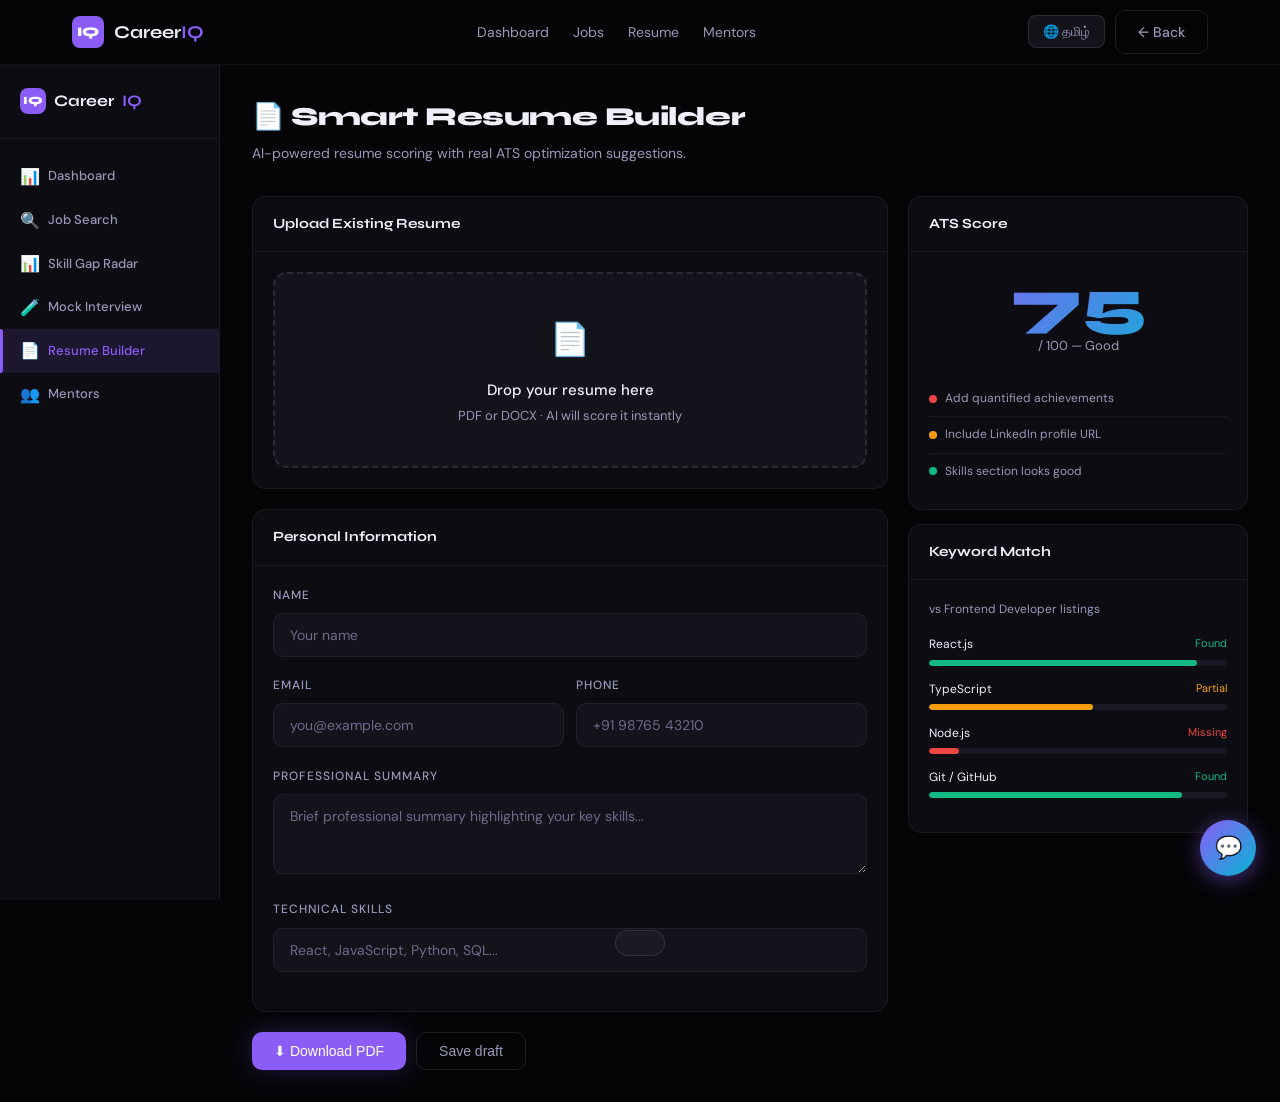
<file: pages/resume.html>
<!DOCTYPE html>
<html lang="en">
<head>
<meta charset="UTF-8"/><meta name="viewport" content="width=device-width, initial-scale=1.0"/>
<title>Career IQ — Resume Builder</title>
<link href="https://fonts.googleapis.com/css2?family=Syne:wght@400;600;700;800&family=DM+Sans:wght@300;400;500&display=swap" rel="stylesheet"/>
<link rel="stylesheet" href="../css/global.css"/>
<style>
.upload-zone{background:var(--surface2);border:2px dashed var(--border2);border-radius:14px;padding:2.5rem;text-align:center;cursor:pointer;transition:all .2s;}
.upload-zone:hover{border-color:var(--purple);background:var(--purple-dim);}
.ats-bar{margin-bottom:14px;}
.ats-bar-label{display:flex;justify-content:space-between;font-size:12px;margin-bottom:5px;}
.ats-track{height:6px;background:var(--surface3);border-radius:3px;overflow:hidden;}
.ats-fill{height:100%;border-radius:3px;transition:width 1.2s ease;}
</style>
</head>
<body>
<nav class="nav scrolled"><div class="nav-inner">
  <a href="../index.html" class="nav-logo"><div class="logo-mark">IQ</div><span>Career<strong>IQ</strong></span></a>
  <div class="nav-links"><a href="dashboard.html" class="nav-link">Dashboard</a><a href="jobs.html" class="nav-link">Jobs</a><a href="resume.html" class="nav-link active">Resume</a><a href="mentor.html" class="nav-link">Mentors</a></div>
  <div style="display:flex;align-items:center;gap:10px;"><button class="lang-btn" onclick="toggleLang()" id="langBtn">🌐 தமிழ்</button><a href="dashboard.html" class="btn-ghost">← Back</a></div>
</div></nav>

<div class="page-wrapper">
<div class="dash-layout">
  <aside class="sidebar">
    <div class="sidebar-logo"><div class="logo-mark" style="width:26px;height:26px;font-size:11px;">IQ</div>Career<strong>IQ</strong></div>
    <nav class="sidebar-nav">
      <a href="dashboard.html" class="sidebar-link"><span class="sidebar-link-icon">📊</span>Dashboard</a>
      <a href="jobs.html" class="sidebar-link"><span class="sidebar-link-icon">🔍</span>Job Search</a>
      <a href="skillgap.html" class="sidebar-link"><span class="sidebar-link-icon">📊</span>Skill Gap Radar</a>
      <a href="interview.html" class="sidebar-link"><span class="sidebar-link-icon">🧪</span>Mock Interview</a>
      <a href="resume.html" class="sidebar-link active"><span class="sidebar-link-icon">📄</span>Resume Builder</a>
      <a href="mentor.html" class="sidebar-link"><span class="sidebar-link-icon">👥</span>Mentors</a>
    </nav>
  </aside>
  <main class="dash-content">
    <div class="dash-header"><h1 data-en="Smart Resume Builder" data-ta="ஸ்மார்ட் ரெஸ்யூம் தயாரிப்பு">📄 Smart Resume Builder</h1><p data-en="AI-powered resume scoring with real ATS optimization suggestions." data-ta="நிஜமான ATS தேர்வு பரிந்துரைகளுடன் AI-இயங்கும் ரெஸ்யூம் மதிப்பீடு.">AI-powered resume scoring with real ATS optimization suggestions.</p></div>
    <div style="display:grid;grid-template-columns:1fr 340px;gap:20px;">
      <div>
        <div class="card" style="margin-bottom:20px;"><div class="card-head"><div class="card-head-title" data-en="Upload Existing Resume" data-ta="இருக்கும் ரெஸ்யூமை பதிவேற்றவும்">Upload Existing Resume</div></div>
          <div class="card-body"><div class="upload-zone" onclick="document.getElementById('rFile').click()"><div style="font-size:32px;margin-bottom:.75rem;">📄</div><div style="font-size:15px;font-weight:500;margin-bottom:4px;" data-en="Drop your resume here" data-ta="உங்கள் ரெஸ்யூமை இங்கே இழுத்து விடவும்">Drop your resume here</div><div style="font-size:13px;color:var(--muted2);" data-en="PDF or DOCX · AI will score it instantly" data-ta="PDF அல்லது DOCX · AI உடனடியாக மதிப்பிடும்">PDF or DOCX · AI will score it instantly</div><input type="file" id="rFile" accept=".pdf,.docx" style="display:none;" onchange="analyzeResume(this)"/></div></div>
        </div>
        <div class="card" style="margin-bottom:20px;"><div class="card-head"><div class="card-head-title" data-en="Personal Information" data-ta="தனிப்பட்ட தகவல்">Personal Information</div></div>
          <div class="card-body">
            <div class="form-group"><label class="form-label" data-en="Name" data-ta="பெயர்">Name</label><input class="form-input" type="text" placeholder="Your name" data-ph-en="Your name" data-ph-ta="உங்கள் பெயர்" oninput="updateScore()"/></div>
            <div style="display:grid;grid-template-columns:1fr 1fr;gap:12px;">
              <div class="form-group"><label class="form-label" data-en="Email" data-ta="மின்னஞ்சல்">Email</label><input class="form-input" type="email" placeholder="you@example.com" oninput="updateScore()"/></div>
              <div class="form-group"><label class="form-label" data-en="Phone" data-ta="தொலைபேசி">Phone</label><input class="form-input" type="tel" placeholder="+91 98765 43210" oninput="updateScore()"/></div>
            </div>
            <div class="form-group"><label class="form-label" data-en="Professional Summary" data-ta="தொழில்முறை சுருக்கம்">Professional Summary</label><textarea class="form-input" rows="3" placeholder="Brief professional summary highlighting your key skills..." oninput="updateScore()" style="resize:vertical;"></textarea></div>
            <div class="form-group"><label class="form-label" data-en="Technical Skills" data-ta="தொழில்நுட்ப திறன்கள்">Technical Skills</label><input class="form-input" type="text" placeholder="React, JavaScript, Python, SQL..." oninput="updateScore()"/></div>
          </div>
        </div>
        <div style="display:flex;gap:10px;">
          <button class="btn-primary" onclick="showToast('Generating PDF resume...','');setTimeout(()=>showToast('Resume downloaded!','success'),1500);" data-en="⬇ Download PDF" data-ta="⬇ PDF பதிவிறக்கு">⬇ Download PDF</button>
          <button class="btn-ghost" onclick="showToast('Resume saved!','success')" data-en="Save draft" data-ta="வரைவு சேமி">Save draft</button>
        </div>
      </div>
      <div>
        <div class="card" style="margin-bottom:14px;"><div class="card-head"><div class="card-head-title" data-en="ATS Score" data-ta="ATS மதிப்பெண்">ATS Score</div></div>
          <div class="card-body" style="text-align:center;">
            <div style="font-family:var(--font-head);font-size:64px;font-weight:800;background:linear-gradient(135deg,#8B5CF6,#06B6D4);-webkit-background-clip:text;-webkit-text-fill-color:transparent;background-clip:text;line-height:1;" id="scoreDisplay">75</div>
            <div style="font-size:13px;color:var(--muted2);margin-bottom:1.5rem;" data-en="/ 100 — Good" data-ta="/ 100 — நல்லது">/ 100 — Good</div>
            <div style="display:flex;align-items:center;gap:8px;padding:8px 0;border-bottom:1px solid var(--border);font-size:12px;color:var(--muted2);"><div style="width:8px;height:8px;border-radius:50%;background:var(--red);flex-shrink:0;"></div><span data-en="Add quantified achievements" data-ta="அளவிடப்பட்ட சாதனைகளைச் சேர்க்கவும்">Add quantified achievements</span></div>
            <div style="display:flex;align-items:center;gap:8px;padding:8px 0;border-bottom:1px solid var(--border);font-size:12px;color:var(--muted2);"><div style="width:8px;height:8px;border-radius:50%;background:var(--amber);flex-shrink:0;"></div><span data-en="Include LinkedIn profile URL" data-ta="LinkedIn சுயவிவர URL சேர்க்கவும்">Include LinkedIn profile URL</span></div>
            <div style="display:flex;align-items:center;gap:8px;padding:8px 0;font-size:12px;color:var(--muted2);"><div style="width:8px;height:8px;border-radius:50%;background:var(--green);flex-shrink:0;"></div><span data-en="Skills section looks good" data-ta="திறன்கள் பகுதி நன்றாக உள்ளது">Skills section looks good</span></div>
          </div>
        </div>
        <div class="card"><div class="card-head"><div class="card-head-title" data-en="Keyword Match" data-ta="முக்கிய வார்த்தை பொருத்தம்">Keyword Match</div></div>
          <div class="card-body">
            <p style="font-size:12px;color:var(--muted2);margin-bottom:1rem;" data-en="vs Frontend Developer listings" data-ta="ஃப்ரண்டெண்ட் டெவலப்பர் பட்டியல்களுக்கு எதிராக">vs Frontend Developer listings</p>
            <div class="ats-bar"><div class="ats-bar-label"><span style="font-size:12px;">React.js</span><span style="font-size:11px;color:var(--green);" data-en="Found" data-ta="கண்டுபிடிக்கப்பட்டது">Found</span></div><div class="ats-track"><div class="ats-fill" style="width:90%;background:var(--green);"></div></div></div>
            <div class="ats-bar"><div class="ats-bar-label"><span style="font-size:12px;">TypeScript</span><span style="font-size:11px;color:var(--amber);" data-en="Partial" data-ta="பகுதி">Partial</span></div><div class="ats-track"><div class="ats-fill" style="width:55%;background:var(--amber);"></div></div></div>
            <div class="ats-bar"><div class="ats-bar-label"><span style="font-size:12px;">Node.js</span><span style="font-size:11px;color:var(--red);" data-en="Missing" data-ta="இல்லை">Missing</span></div><div class="ats-track"><div class="ats-fill" style="width:10%;background:var(--red);"></div></div></div>
            <div class="ats-bar"><div class="ats-bar-label"><span style="font-size:12px;">Git / GitHub</span><span style="font-size:11px;color:var(--green);" data-en="Found" data-ta="கண்டுபிடிக்கப்பட்டது">Found</span></div><div class="ats-track"><div class="ats-fill" style="width:85%;background:var(--green);"></div></div></div>
          </div>
        </div>
      </div>
    </div>
  </main>
</div>
</div>
<!-- CHATBOT -->
<div id="chatBot" style="position:fixed;bottom:24px;right:24px;z-index:9999;">
  <div id="chatWindow" style="display:none;width:320px;background:#0E0F14;border:1px solid rgba(139,92,246,.3);border-radius:16px;overflow:hidden;box-shadow:0 16px 48px rgba(0,0,0,.4);margin-bottom:12px;"><div style="background:linear-gradient(135deg,#8B5CF6,#06B6D4);padding:14px 16px;display:flex;align-items:center;justify-content:space-between;"><div><div style="font-family:'Syne',sans-serif;font-size:14px;font-weight:800;color:#fff;">AI Career Advisor</div><div style="font-size:11px;color:rgba(255,255,255,.8);">Resume tips</div></div><button onclick="toggleChat()" style="background:none;border:none;color:#fff;font-size:18px;cursor:pointer;">✕</button></div><div id="chatMessages" style="height:260px;overflow-y:auto;padding:12px;display:flex;flex-direction:column;gap:10px;"></div><div style="padding:10px 12px;border-top:1px solid rgba(255,255,255,.08);display:flex;gap:8px;"><input id="chatInput" type="text" placeholder="Ask resume tips..." style="flex:1;background:#141720;border:1px solid rgba(255,255,255,.1);border-radius:8px;padding:8px 12px;color:#EEF0F5;font-size:13px;outline:none;font-family:'DM Sans',sans-serif;" onkeypress="if(event.key==='Enter')sendChat()"/><button onclick="sendChat()" style="background:#8B5CF6;color:#fff;border:none;border-radius:8px;padding:8px 14px;font-size:13px;cursor:pointer;font-weight:600;">→</button></div></div>
  <button onclick="toggleChat()" style="width:56px;height:56px;background:linear-gradient(135deg,#8B5CF6,#06B6D4);border:none;border-radius:50%;font-size:22px;cursor:pointer;box-shadow:0 4px 20px rgba(139,92,246,.5);display:flex;align-items:center;justify-content:center;margin-left:auto;">💬</button>
</div>
<div class="toast" id="toast"></div>
<script src="../js/global.js"></script>
<script src="../js/chatbot.js"></script>
<script src="../js/lang.js"></script>
<script>
let baseScore=75;
function updateScore(){const inputs=document.querySelectorAll('.form-input');let filled=0;inputs.forEach(i=>{if(i.value.trim())filled++;});document.getElementById('scoreDisplay').textContent=Math.min(98,baseScore+Math.floor(filled*1.8));}
function analyzeResume(input){if(input.files[0]){showToast(`Analyzing "${input.files[0].name}"...`,'');setTimeout(()=>{baseScore=82;document.getElementById('scoreDisplay').textContent=82;showToast('Resume analyzed! Score updated.','success');},2000);}}
</script>
</body>
</html>
</file>
<file: css/global.css>
/* css/global.css */
@import url('https://fonts.googleapis.com/css2?family=Syne:wght@400;600;700;800&family=DM+Sans:wght@300;400;500&family=JetBrains+Mono:wght@400;500&display=swap');
:root{--bg:#050508;--surface:#0C0C12;--surface2:#13131C;--surface3:#1A1A26;--border:rgba(255,255,255,0.06);--border2:rgba(255,255,255,0.1);--text:#F0F0FA;--muted:#6B6B8A;--muted2:#9898B8;--purple:#8B5CF6;--purple-dim:rgba(139,92,246,0.12);--purple-glow:rgba(139,92,246,0.25);--cyan:#06B6D4;--green:#10B981;--amber:#F59E0B;--red:#EF4444;--font-head:'Syne',sans-serif;--font-body:'DM Sans',sans-serif;--font-mono:'JetBrains Mono',monospace;}
*,*::before,*::after{box-sizing:border-box;margin:0;padding:0;}
html{scroll-behavior:smooth;}
body{font-family:var(--font-body);background:var(--bg);color:var(--text);overflow-x:hidden;line-height:1.6;}
a{text-decoration:none;color:inherit;}
::-webkit-scrollbar{width:4px;}
::-webkit-scrollbar-thumb{background:var(--surface3);border-radius:2px;}
.btn-primary{display:inline-flex;align-items:center;gap:8px;background:var(--purple);color:#fff;font-size:14px;font-weight:500;padding:10px 22px;border-radius:10px;border:none;cursor:pointer;transition:all .2s;box-shadow:0 0 24px rgba(139,92,246,.25);}
.btn-primary:hover{background:#7C3AED;transform:translateY(-1px);box-shadow:0 0 36px rgba(139,92,246,.4);}
.btn-primary.btn-lg{font-size:15px;padding:13px 28px;}
.btn-ghost{display:inline-flex;align-items:center;gap:8px;background:transparent;color:var(--muted2);font-size:14px;font-weight:500;padding:10px 22px;border-radius:10px;border:1px solid var(--border2);cursor:pointer;transition:all .2s;}
.btn-ghost:hover{color:var(--text);background:var(--surface2);}
.btn-ghost.btn-lg{font-size:15px;padding:13px 28px;}
.btn-outline{display:inline-flex;align-items:center;gap:8px;background:transparent;color:var(--text);font-size:15px;font-weight:500;padding:13px 28px;border-radius:10px;border:1px solid var(--border2);cursor:pointer;transition:all .2s;}
.btn-outline:hover{background:var(--surface2);border-color:var(--purple);color:var(--purple);}
.nav{position:fixed;top:0;left:0;right:0;z-index:1000;background:rgba(5,5,8,0.8);backdrop-filter:blur(20px);border-bottom:1px solid var(--border);transition:background .3s;}
.nav.scrolled{background:rgba(5,5,8,0.97);}
.nav-inner{max-width:1200px;margin:0 auto;display:flex;align-items:center;justify-content:space-between;padding:0 2rem;height:64px;}
.nav-logo{display:flex;align-items:center;gap:10px;font-family:var(--font-head);font-size:18px;font-weight:700;color:var(--text);}
.nav-logo strong{color:var(--purple);}
.logo-mark{width:32px;height:32px;background:var(--purple);border-radius:8px;display:flex;align-items:center;justify-content:center;font-size:13px;font-weight:800;color:#fff;}
.nav-links{display:flex;gap:1.5rem;}
.nav-link{font-size:14px;color:var(--muted2);transition:color .2s;}
.nav-link:hover{color:var(--text);}
.nav-actions{display:flex;align-items:center;gap:10px;}
.lang-btn{background:var(--surface2);border:1px solid var(--border2);color:var(--muted2);font-size:13px;padding:7px 14px;border-radius:8px;cursor:pointer;transition:all .2s;font-family:var(--font-body);}
.lang-btn:hover{color:var(--purple);border-color:rgba(139,92,246,.3);}
.container{max-width:1200px;margin:0 auto;padding:0 2rem;}
.section-tag{display:inline-block;font-family:var(--font-mono);font-size:11px;font-weight:500;color:var(--purple);letter-spacing:2px;text-transform:uppercase;background:var(--purple-dim);border:1px solid var(--purple-glow);padding:4px 12px;border-radius:20px;margin-bottom:1.2rem;}
.section-title{font-family:var(--font-head);font-size:clamp(2rem,4vw,3rem);font-weight:800;letter-spacing:-1px;line-height:1.1;margin-bottom:1rem;}
.gradient-text{background:linear-gradient(135deg,var(--purple),var(--cyan));-webkit-background-clip:text;-webkit-text-fill-color:transparent;background-clip:text;}
@keyframes fadeIn{from{opacity:0;transform:translateY(20px);}to{opacity:1;transform:none;}}
@keyframes floatY{0%,100%{transform:translateY(0);}50%{transform:translateY(-12px);}}
@keyframes pulse{0%,100%{opacity:.5;transform:scale(1);}50%{opacity:1;transform:scale(1.05);}}
@keyframes spin{to{transform:rotate(360deg);}}
@keyframes blink{0%,100%{opacity:1;}50%{opacity:.3;}}
.fade-up{opacity:0;transform:translateY(24px);animation:fadeIn .8s ease forwards;}
.delay-1{animation-delay:.1s;}.delay-2{animation-delay:.2s;}.delay-3{animation-delay:.35s;}.delay-4{animation-delay:.5s;}
.reveal{opacity:0;transform:translateY(28px);transition:opacity .7s ease,transform .7s ease;}
.reveal.visible{opacity:1;transform:none;}
.toast{position:fixed;bottom:24px;left:50%;transform:translateX(-50%) translateY(80px);background:var(--surface3);color:var(--text);border:1px solid var(--border2);padding:12px 24px;border-radius:40px;font-size:13px;transition:transform .3s;z-index:9999;pointer-events:none;}
.toast.show{transform:translateX(-50%) translateY(0);}
.toast.success{border-color:rgba(16,185,129,.4);color:var(--green);}
.toast.error{border-color:rgba(239,68,68,.4);color:var(--red);}
.form-group{margin-bottom:1.2rem;}
.form-label{display:block;font-size:12px;font-weight:500;color:var(--muted2);text-transform:uppercase;letter-spacing:1px;margin-bottom:8px;}
.form-input{width:100%;background:var(--surface2);border:1px solid var(--border);border-radius:10px;padding:12px 16px;color:var(--text);font-family:var(--font-body);font-size:14px;outline:none;transition:border-color .2s;}
.form-input:focus{border-color:var(--purple);}
.form-input::placeholder{color:var(--muted);}
select.form-input option{background:var(--surface2);}
.spinner{width:18px;height:18px;border:2px solid rgba(255,255,255,.2);border-top-color:#fff;border-radius:50%;animation:spin .7s linear infinite;display:inline-block;}
.page-wrapper{padding-top:64px;min-height:100vh;}
/* Dashboard shared */
.dash-layout{display:grid;grid-template-columns:220px 1fr;min-height:calc(100vh - 64px);}
.sidebar{background:var(--surface);border-right:1px solid var(--border);padding:1.5rem 0;position:sticky;top:64px;height:calc(100vh - 64px);overflow-y:auto;display:flex;flex-direction:column;}
.sidebar-logo{display:flex;align-items:center;gap:8px;padding:0 1.25rem 1.5rem;border-bottom:1px solid var(--border);font-family:var(--font-head);font-size:16px;font-weight:700;}
.sidebar-logo strong{color:var(--purple);}
.sidebar-nav{flex:1;padding:1rem 0;}
.sidebar-section-title{font-size:10px;font-weight:600;color:var(--muted);text-transform:uppercase;letter-spacing:1.5px;padding:0 1.25rem;margin-bottom:6px;margin-top:1rem;}
.sidebar-link{display:flex;align-items:center;gap:10px;padding:9px 1.25rem;font-size:13px;font-weight:500;color:var(--muted2);transition:all .15s;position:relative;}
.sidebar-link:hover{color:var(--text);background:rgba(139,92,246,.05);}
.sidebar-link.active{color:var(--purple);background:var(--purple-dim);}
.sidebar-link.active::before{content:'';position:absolute;left:0;top:0;bottom:0;width:3px;background:var(--purple);border-radius:0 3px 3px 0;}
.sidebar-link-icon{width:18px;text-align:center;font-size:16px;}
.sidebar-link-badge{margin-left:auto;background:var(--red);color:#fff;font-size:10px;font-weight:700;padding:2px 6px;border-radius:10px;}
.sidebar-user{padding:1.25rem;border-top:1px solid var(--border);display:flex;align-items:center;gap:10px;}
.user-avatar-sm{width:34px;height:34px;border-radius:50%;background:var(--purple-dim);border:1px solid rgba(139,92,246,.3);display:flex;align-items:center;justify-content:center;font-family:var(--font-head);font-size:13px;font-weight:700;color:var(--purple);}
.user-info-sm .name{font-size:13px;font-weight:500;}
.user-info-sm .role{font-size:11px;color:var(--muted);}
.dash-content{padding:2rem;overflow-y:auto;}
.dash-header{margin-bottom:2rem;}
.dash-header h1{font-family:var(--font-head);font-size:26px;font-weight:800;letter-spacing:-.5px;}
.dash-header p{font-size:14px;color:var(--muted2);margin-top:4px;}
.kpi-grid{display:grid;grid-template-columns:repeat(4,1fr);gap:14px;margin-bottom:2rem;}
.kpi-card{background:var(--surface);border:1px solid var(--border);border-radius:14px;padding:1.25rem;position:relative;overflow:hidden;}
.kpi-card::after{content:'';position:absolute;bottom:0;left:0;height:3px;width:40%;border-radius:0 3px 3px 0;}
.kpi-card.purple::after{background:var(--purple);}
.kpi-card.cyan::after{background:var(--cyan);}
.kpi-card.green::after{background:var(--green);}
.kpi-card.amber::after{background:var(--amber);}
.kpi-label{font-size:11px;font-weight:500;color:var(--muted);text-transform:uppercase;letter-spacing:1px;margin-bottom:6px;}
.kpi-value{font-family:var(--font-head);font-size:28px;font-weight:800;letter-spacing:-1px;}
.kpi-delta{font-size:12px;margin-top:4px;}
.kpi-delta.up{color:var(--green);}
.card{background:var(--surface);border:1px solid var(--border);border-radius:14px;overflow:hidden;}
.card-head{display:flex;align-items:center;justify-content:space-between;padding:1rem 1.25rem;border-bottom:1px solid var(--border);}
.card-head-title{font-family:var(--font-head);font-size:14px;font-weight:700;}
.card-head-action{font-size:12px;color:var(--purple);cursor:pointer;}
.card-body{padding:1.25rem;}
/* Auth */
.auth-wrap{min-height:100vh;display:grid;grid-template-columns:1fr 1fr;padding-top:64px;}
.auth-left{background:var(--surface);border-right:1px solid var(--border);display:flex;flex-direction:column;justify-content:center;padding:4rem;position:relative;overflow:hidden;}
.auth-left-bg{position:absolute;inset:0;background:radial-gradient(ellipse at 30% 50%,rgba(139,92,246,.08) 0%,transparent 60%);}
.auth-left-content{position:relative;z-index:1;}
.auth-brand{display:flex;align-items:center;gap:10px;font-family:var(--font-head);font-size:20px;font-weight:700;margin-bottom:3rem;}
.auth-brand strong{color:var(--purple);}
.auth-headline{font-family:var(--font-head);font-size:clamp(2rem,3vw,2.8rem);font-weight:800;letter-spacing:-1px;line-height:1.1;margin-bottom:1rem;}
.auth-sub{font-size:15px;color:var(--muted2);line-height:1.7;margin-bottom:2.5rem;}
.auth-features{display:flex;flex-direction:column;gap:12px;}
.auth-feat{display:flex;align-items:center;gap:10px;font-size:14px;color:var(--muted2);}
.auth-feat-icon{width:32px;height:32px;border-radius:8px;background:var(--purple-dim);display:flex;align-items:center;justify-content:center;font-size:14px;flex-shrink:0;}
.auth-pulse{position:absolute;bottom:60px;right:60px;width:200px;height:200px;border-radius:50%;background:radial-gradient(circle,rgba(139,92,246,.1) 0%,transparent 70%);animation:pulse 4s ease-in-out infinite;}
.auth-right{display:flex;align-items:center;justify-content:center;padding:3rem 2rem;}
.auth-form-box{width:100%;max-width:420px;}
.auth-form-title{font-family:var(--font-head);font-size:26px;font-weight:800;margin-bottom:6px;}
.auth-form-sub{font-size:14px;color:var(--muted2);margin-bottom:2rem;}
.auth-form-sub a{color:var(--purple);}
.auth-divider{display:flex;align-items:center;gap:12px;margin:1.5rem 0;color:var(--muted);font-size:13px;}
.auth-divider::before,.auth-divider::after{content:'';flex:1;height:1px;background:var(--border);}
.google-btn{width:100%;background:var(--surface2);color:var(--text);border:1px solid var(--border2);border-radius:10px;padding:12px;font-size:14px;font-weight:500;display:flex;align-items:center;justify-content:center;gap:10px;cursor:pointer;transition:all .2s;font-family:var(--font-body);}
.google-btn:hover{background:var(--surface3);}
.submit-btn{width:100%;background:var(--purple);color:#fff;border:none;border-radius:10px;padding:14px;font-family:var(--font-body);font-size:15px;font-weight:500;cursor:pointer;transition:all .2s;display:flex;align-items:center;justify-content:center;gap:8px;margin-top:.5rem;}
.submit-btn:hover{background:#7C3AED;}
.submit-btn:disabled{opacity:.6;cursor:not-allowed;}
.role-grid{display:grid;grid-template-columns:1fr 1fr;gap:8px;margin-bottom:1.2rem;}
.role-card{background:var(--surface2);border:1px solid var(--border);border-radius:10px;padding:12px;cursor:pointer;text-align:center;transition:all .2s;}
.role-card:hover{border-color:var(--border2);}
.role-card.selected{border-color:var(--purple);background:var(--purple-dim);}
.role-card-icon{font-size:20px;margin-bottom:5px;}
.role-card-name{font-size:12px;font-weight:500;}
.role-card.selected .role-card-name{color:var(--purple);}
@media(max-width:900px){.nav-links{display:none;}.auth-wrap{grid-template-columns:1fr;}.auth-left{display:none;}.dash-layout{grid-template-columns:1fr;}.sidebar{display:none;}.kpi-grid{grid-template-columns:repeat(2,1fr);}.container{padding:0 1.25rem;}}
</file>
<file: css/landing.css>
/* css/landing.css */
.hero{min-height:100vh;padding:120px 2rem 80px;display:grid;grid-template-columns:1fr 400px;gap:4rem;align-items:center;max-width:1200px;margin:0 auto;position:relative;}
.hero-bg{position:fixed;inset:0;z-index:-1;pointer-events:none;}
.orb{position:absolute;border-radius:50%;filter:blur(80px);}
.orb1{width:500px;height:500px;background:rgba(139,92,246,.12);top:-100px;right:-100px;animation:floatY 8s ease-in-out infinite;}
.orb2{width:350px;height:350px;background:rgba(6,182,212,.08);bottom:100px;left:-80px;animation:floatY 10s ease-in-out infinite reverse;}
.orb3{width:250px;height:250px;background:rgba(16,185,129,.06);top:50%;left:40%;animation:floatY 6s ease-in-out infinite;}
.grid-overlay{position:absolute;inset:0;background:linear-gradient(rgba(139,92,246,.025) 1px,transparent 1px),linear-gradient(90deg,rgba(139,92,246,.025) 1px,transparent 1px);background-size:60px 60px;mask-image:radial-gradient(ellipse 80% 80% at 50% 40%,black 20%,transparent 80%);}
.hero-badge{display:inline-flex;align-items:center;gap:8px;background:rgba(139,92,246,.1);border:1px solid rgba(139,92,246,.25);padding:6px 14px;border-radius:40px;font-size:12px;font-weight:500;color:#A78BFA;margin-bottom:1.5rem;}
.badge-dot{width:7px;height:7px;border-radius:50%;background:var(--purple);animation:blink 2s ease infinite;}
.hero-title{font-family:var(--font-head);font-size:clamp(3rem,6vw,5.5rem);font-weight:800;line-height:1.0;letter-spacing:-2px;margin-bottom:1.25rem;}
.hero-sub{font-size:16px;color:var(--muted2);max-width:500px;line-height:1.75;margin-bottom:2.5rem;}
.hero-actions{display:flex;gap:12px;flex-wrap:wrap;margin-bottom:3rem;}
.hero-stats{display:flex;align-items:center;gap:2rem;}
.hs{text-align:center;}
.hs-num{font-family:var(--font-head);font-size:2rem;font-weight:800;letter-spacing:-1px;}
.hs-num span{color:var(--purple);}
.hs-lbl{font-size:12px;color:var(--muted);margin-top:2px;}
.hero-card{background:rgba(13,13,22,.9);backdrop-filter:blur(20px);border:1px solid var(--border2);border-radius:24px;padding:1.5rem;position:relative;overflow:hidden;animation:floatY 6s ease-in-out infinite;}
.card-header{display:flex;align-items:center;gap:10px;margin-bottom:1.25rem;}
.card-dots{display:flex;gap:5px;}
.card-dots span{width:10px;height:10px;border-radius:50%;}
.card-title-text{font-size:13px;color:var(--muted2);font-weight:500;margin-left:auto;}
.match-visual{position:relative;width:120px;height:120px;margin:0 auto 1.25rem;}
.ring-svg{width:100%;height:100%;}
.ring-progress{stroke-dashoffset:314;animation:ringFill 2s .5s ease forwards;}
@keyframes ringFill{to{stroke-dashoffset:47;}}
.ring-label{position:absolute;inset:0;display:flex;align-items:center;justify-content:center;font-family:var(--font-head);font-size:26px;font-weight:800;}
.ring-label span{font-size:14px;color:var(--muted2);}
.match-info{text-align:center;margin-bottom:1rem;}
.match-role{font-size:15px;font-weight:600;margin-bottom:3px;}
.match-company{font-size:12px;color:var(--muted2);}
.match-skills{display:flex;gap:6px;flex-wrap:wrap;}
.skill-chip{background:var(--purple-dim);color:#A78BFA;border:1px solid rgba(139,92,246,.2);font-size:11px;padding:3px 10px;border-radius:20px;}
.skill-gap{background:rgba(245,158,11,.1);color:var(--amber);border-color:rgba(245,158,11,.2);}
.card-pulse{position:absolute;bottom:-30px;right:-30px;width:120px;height:120px;border-radius:50%;background:radial-gradient(circle,rgba(139,92,246,.15) 0%,transparent 70%);animation:pulse 3s ease-in-out infinite;}
.problems{padding:6rem 0;}
.problems-grid{display:grid;grid-template-columns:repeat(4,1fr);gap:16px;margin-top:2.5rem;}
.prob-card{background:var(--surface);border:1px solid var(--border);border-radius:14px;padding:1.75rem;transition:transform .2s,border-color .2s;}
.prob-card:hover{transform:translateY(-4px);border-color:var(--border2);}
.prob-icon{width:42px;height:42px;border-radius:10px;display:flex;align-items:center;justify-content:center;font-size:18px;margin-bottom:1rem;}
.prob-icon.red{background:rgba(239,68,68,.1);color:var(--red);}
.prob-icon.amber{background:rgba(245,158,11,.1);color:var(--amber);}
.prob-icon.purple{background:rgba(139,92,246,.1);color:var(--purple);}
.prob-icon.cyan{background:rgba(6,182,212,.1);color:var(--cyan);}
.prob-stat{font-family:var(--font-head);font-size:1.5rem;font-weight:800;color:var(--red);margin-bottom:8px;}
.prob-card p{font-size:13px;color:var(--muted2);line-height:1.6;}
.sec-dark{background:var(--surface);}
.features{padding:6rem 0;}
.features-grid{display:grid;grid-template-columns:repeat(4,1fr);gap:14px;margin-top:2.5rem;}
.feat-card{background:var(--bg);border:1px solid var(--border);border-radius:14px;padding:1.5rem;transition:all .25s;position:relative;overflow:hidden;}
.feat-card::before{content:'';position:absolute;top:0;left:0;right:0;height:2px;background:linear-gradient(90deg,transparent,var(--purple-glow),transparent);opacity:0;transition:opacity .3s;}
.feat-card:hover{transform:translateY(-4px);border-color:rgba(139,92,246,.2);}
.feat-card:hover::before{opacity:1;}
.feat-card.feat-large{grid-column:span 2;}
.feat-icon-wrap{font-size:28px;margin-bottom:1rem;}
.feat-card h3{font-family:var(--font-head);font-size:16px;font-weight:700;margin-bottom:8px;}
.feat-card p{font-size:13px;color:var(--muted2);line-height:1.6;}
.feat-tag{display:inline-block;margin-top:12px;font-size:10px;font-weight:600;letter-spacing:1.5px;text-transform:uppercase;color:var(--purple);background:var(--purple-dim);border:1px solid rgba(139,92,246,.15);padding:3px 10px;border-radius:20px;}
.how-sec{padding:6rem 0;}
.layers{display:grid;grid-template-columns:1fr auto 1fr auto 1fr;align-items:center;margin-top:2.5rem;}
.layer-card{background:var(--surface);border:1px solid var(--border);border-radius:14px;padding:2rem;}
.layer-card.layer-mid{border-color:rgba(139,92,246,.3);background:rgba(139,92,246,.05);}
.layer-num{font-family:var(--font-mono);font-size:11px;color:var(--purple);margin-bottom:.75rem;}
.layer-card h3{font-family:var(--font-head);font-size:18px;font-weight:700;margin-bottom:8px;}
.layer-card p{font-size:13px;color:var(--muted2);line-height:1.6;margin-bottom:1rem;}
.layer-pills{display:flex;flex-wrap:wrap;gap:6px;}
.layer-pills span{background:var(--surface2);border:1px solid var(--border2);color:var(--muted2);font-size:11px;padding:3px 10px;border-radius:20px;}
.layer-arrow{font-size:24px;color:var(--purple);padding:0 1rem;opacity:.6;}
.impact-grid{display:grid;grid-template-columns:repeat(4,1fr);gap:1px;background:var(--border);border:1px solid var(--border);border-radius:16px;overflow:hidden;margin-top:3rem;}
.imp-cell{background:var(--bg);padding:2.5rem 1rem;text-align:center;}
.imp-num{font-family:var(--font-head);font-size:clamp(2rem,4vw,3.5rem);font-weight:800;letter-spacing:-2px;}
.imp-num span{color:var(--purple);}
.imp-lbl{font-size:13px;color:var(--muted2);margin-top:.5rem;}
.cta-sec{padding:8rem 2rem;text-align:center;position:relative;overflow:hidden;}
.cta-sec::before{content:'';position:absolute;top:50%;left:50%;transform:translate(-50%,-50%);width:600px;height:400px;background:radial-gradient(ellipse,rgba(139,92,246,.07) 0%,transparent 70%);pointer-events:none;}
.cta-title{font-family:var(--font-head);font-size:clamp(2.5rem,5vw,4.5rem);font-weight:800;letter-spacing:-2px;line-height:1.05;margin-bottom:1.5rem;}
.cta-sub{font-size:16px;color:var(--muted2);max-width:480px;margin:0 auto 2.5rem;line-height:1.7;}
.cta-btns{display:flex;gap:12px;justify-content:center;flex-wrap:wrap;}
.footer{border-top:1px solid var(--border);padding:3rem 0 2rem;}
.footer-top{display:grid;grid-template-columns:1fr auto;gap:4rem;margin-bottom:2rem;}
.footer-brand p{font-size:13px;color:var(--muted);margin-top:1rem;max-width:280px;line-height:1.6;}
.footer-credit{font-size:11px !important;opacity:.5;margin-top:6px !important;}
.footer-links-group{display:flex;gap:3rem;}
.footer-col{display:flex;flex-direction:column;gap:8px;}
.footer-col-title{font-size:12px;font-weight:600;color:var(--text);text-transform:uppercase;letter-spacing:1px;margin-bottom:4px;}
.footer-col a{font-size:13px;color:var(--muted);transition:color .2s;}
.footer-col a:hover{color:var(--text);}
.footer-bottom{display:flex;align-items:center;justify-content:space-between;padding-top:1.5rem;border-top:1px solid var(--border);font-size:12px;color:var(--muted);}
@media(max-width:900px){.hero{grid-template-columns:1fr;padding:100px 1.5rem 60px;}.hero-card{display:none;}.problems-grid{grid-template-columns:repeat(2,1fr);}.features-grid{grid-template-columns:repeat(2,1fr);}.feat-card.feat-large{grid-column:span 2;}.layers{grid-template-columns:1fr;}.layer-arrow{transform:rotate(90deg);text-align:center;padding:.5rem 0;}.impact-grid{grid-template-columns:repeat(2,1fr);}.footer-top{grid-template-columns:1fr;}}
@media(max-width:600px){.problems-grid,.features-grid{grid-template-columns:1fr;}.feat-card.feat-large{grid-column:span 1;}}
</file>
